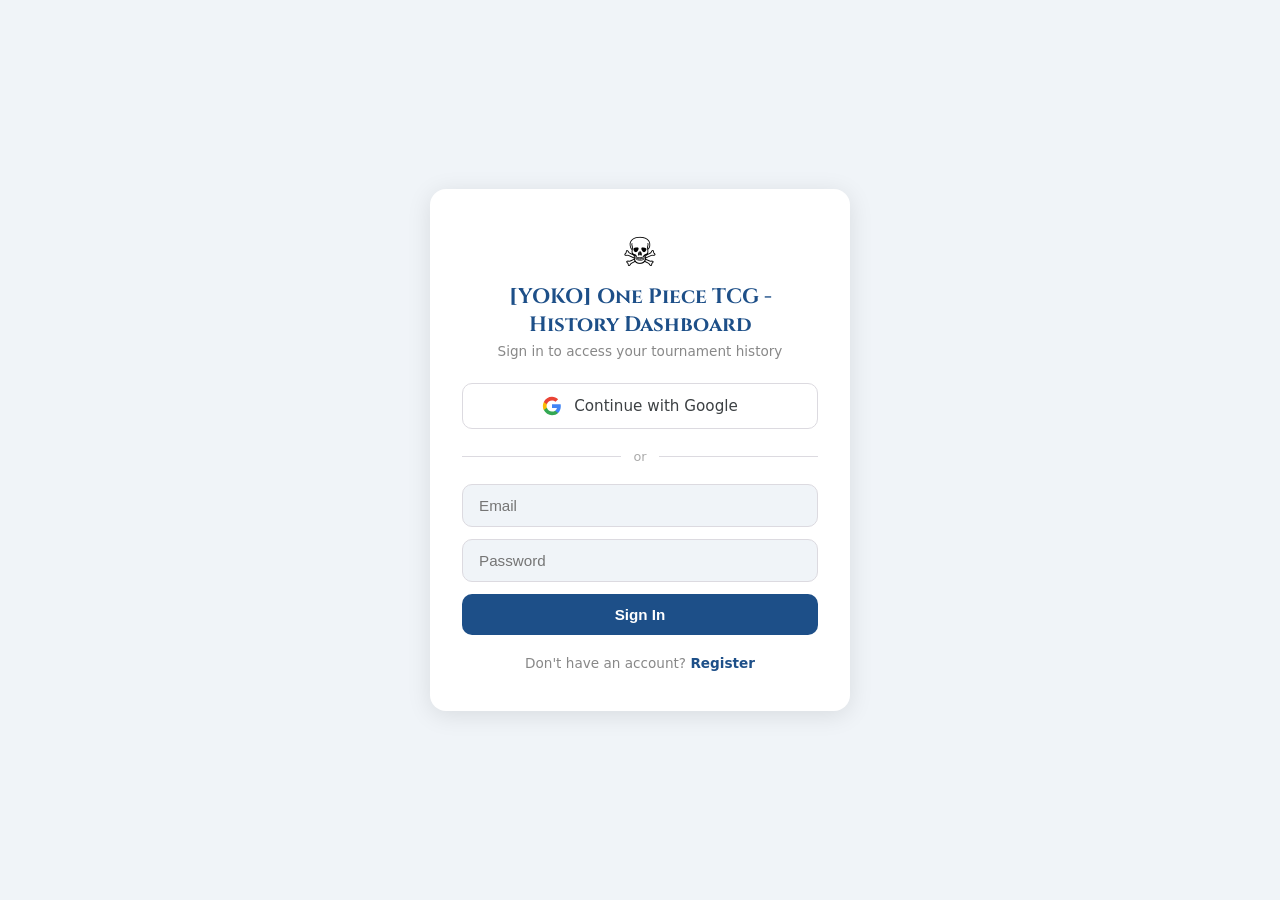
<file: admin.html>
<!DOCTYPE html>
<html lang="pt-BR">
<head>
    <meta charset="UTF-8">
    <meta name="viewport" content="width=device-width, initial-scale=1.0">
    <title>Admin — [YOKO] One Piece TCG</title>
    <link rel="preconnect" href="https://fonts.googleapis.com">
    <link rel="preconnect" href="https://fonts.gstatic.com" crossorigin>
    <link href="https://fonts.googleapis.com/css2?family=Cinzel:wght@600;700&display=swap" rel="stylesheet">
    <link rel="stylesheet" href="css/variables.css">
    <link rel="stylesheet" href="css/auth.css">
    <script src="js/utils.js"></script>
    <script src="js/auth.js"></script>
    <script>
        let currentAdmin, _adminAllUsers = [], _adminTournaments = [], _adminCircuits = [], _adminTeams = [];
        let _adminBootstrapPromise = null;
        const adminFetch = (path, options = {}) =>
            fetch(`${AUTH_BASE}${path}`, { ...options, credentials: 'include', cache: 'no-store' });
        const adminDomReady = document.readyState === 'loading'
            ? new Promise(resolve => document.addEventListener('DOMContentLoaded', resolve, { once: true }))
            : Promise.resolve();
        function getActiveAdminTab() {
            return document.querySelector('.adm-tab-btn.active')?.id?.replace('adm-btn-', '') || 'pendentes';
        }
        async function bootstrapAdmin() {
            if (_adminBootstrapPromise) return _adminBootstrapPromise;
            _adminBootstrapPromise = (async () => {
                await adminDomReady;
                currentAdmin = await requireAuth({ requireAdmin: true });
                if (!currentAdmin) return;
                const adminName = document.getElementById('adminName');
                if (adminName) adminName.textContent = currentAdmin.displayName || currentAdmin.email;
                adminTab(getActiveAdminTab());
            })();
            return _adminBootstrapPromise;
        }
        window.addEventListener('pageshow', event => {
            if (!event.persisted) return;
            _adminBootstrapPromise = null;
            bootstrapAdmin();
        });
        bootstrapAdmin();
    </script>
    <style>
        .adm-tab-nav { display:flex; flex-wrap:wrap; gap:0; border-bottom:2px solid var(--border,#eee); margin-bottom:1.5rem; }
        .adm-tab-btn { padding:.55rem 1.1rem; border:none; background:none; font-family:'Cinzel',serif; font-size:.75rem; letter-spacing:.06em; color:var(--text-muted,#888); cursor:pointer; border-bottom:3px solid transparent; margin-bottom:-2px; transition:color .2s,border-color .2s; white-space:nowrap; }
        .adm-tab-btn.active { color:var(--primary,#048A81); border-bottom-color:var(--primary,#048A81); font-weight:700; }
        .adm-tab-btn:hover:not(.active) { color:var(--text,#1a1a2e); }
        .adm-section { display:none; }
        .adm-section.active { display:block; }
        .user-row2 { display:flex; align-items:center; gap:.65rem; padding:.6rem .75rem; border-bottom:1px solid var(--border,#eee); flex-wrap:wrap; }
        .user-row2:last-child { border-bottom:none; }
        .user-row2 .u-avatar { width:36px; height:36px; border-radius:50%; object-fit:cover; background:var(--primary,#048A81); display:flex; align-items:center; justify-content:center; color:#fff; font-size:.8rem; font-weight:700; flex-shrink:0; overflow:hidden; }
        .user-row2 .u-avatar img { width:100%; height:100%; object-fit:cover; }
        .user-row2 .u-info { flex:1; min-width:0; }
        .user-row2 .u-name { font-weight:700; font-size:.85rem; white-space:nowrap; overflow:hidden; text-overflow:ellipsis; }
        .user-row2 .u-email { font-size:.75rem; color:var(--text-muted,#888); }
        .user-row2 .u-badges { display:flex; gap:.3rem; flex-wrap:wrap; align-items:center; }
        .user-row2 .u-actions { display:flex; gap:.3rem; flex-wrap:wrap; }
        .adm-table { width:100%; border-collapse:collapse; font-size:.83rem; }
        .adm-table th { text-align:left; padding:.45rem .6rem; font-size:.72rem; text-transform:uppercase; letter-spacing:.06em; color:var(--text-muted,#888); border-bottom:2px solid var(--border,#eee); }
        .adm-table td { padding:.5rem .6rem; border-bottom:1px solid var(--border,#eee); vertical-align:middle; }
        .adm-table tr:last-child td { border-bottom:none; }
        .adm-input { width:100%; padding:.4rem .65rem; border-radius:7px; border:1px solid var(--border,#dee2e6); background:var(--bg,#f0f4f8); color:var(--text,#1a1a2e); font-size:.85rem; box-sizing:border-box; }
        .adm-label { font-size:.72rem; font-weight:600; text-transform:uppercase; letter-spacing:.06em; color:var(--text-muted,#888); display:block; margin-bottom:.3rem; }
        .adm-modal-overlay { display:none; position:fixed; inset:0; background:rgba(0,0,0,.45); z-index:1000; align-items:center; justify-content:center; padding:1rem; }
        .adm-modal-overlay.open { display:flex; }
        .adm-modal-box { background:var(--card,#fff); border-radius:14px; padding:1.5rem; max-width:440px; width:100%; max-height:85vh; overflow-y:auto; box-shadow:0 12px 50px rgba(0,0,0,.3); position:relative; border-top:3px solid var(--primary,#048A81); }
        .adm-modal-close { position:absolute; top:.75rem; right:1rem; background:none; border:none; font-size:1.2rem; cursor:pointer; color:var(--text-muted,#888); }
        .adm-status { font-size:.82rem; }
        .badge2 { display:inline-block; font-size:.7rem; font-weight:700; border-radius:20px; padding:.1rem .45rem; }
        .badge-approved  { color:#00b478; background:rgba(0,180,120,.1); }
        .badge-suspended { color:var(--loss,#dc3545); background:rgba(220,53,69,.1); }
        .badge-pending   { color:#b87e00; background:rgba(240,173,78,.12); }
        .badge-rejected  { color:#888; background:#eee; }
        .badge-admin-r   { color:var(--gold,#c9a84c); background:rgba(201,168,76,.12); }
        .badge-user-r    { color:#888; background:#eee; }
        .badge-closed    { color:#888; background:#eee; font-size:.7rem; font-weight:700; border-radius:20px; padding:.1rem .45rem; }
    </style>
</head>
<body class="admin-body">
<div class="admin-container">

    <div class="admin-header">
        <h1>&#9881; Admin Panel</h1>
        <a href="/analyzer.html" style="font-size:.85rem;color:var(--primary,#048A81);font-weight:600;text-decoration:none;">&#9875; Dashboard →</a>
        <div style="display:flex;align-items:center;gap:1rem;">
            <span style="font-size:.85rem;color:var(--text-muted,#888)">Signed in as <strong id="adminName">…</strong></span>
            <button class="btn-logout" onclick="logout()">Sign Out</button>
        </div>
    </div>

    <!-- Tab navigation -->
    <div class="adm-tab-nav">
        <button class="adm-tab-btn active" id="adm-btn-pendentes"   onclick="adminTab('pendentes')">⏳ Pendentes <span id="pendingBadge"></span></button>
        <button class="adm-tab-btn"        id="adm-btn-usuarios"    onclick="adminTab('usuarios')">&#128101; Usuários</button>
        <button class="adm-tab-btn"        id="adm-btn-teams"       onclick="adminTab('teams')">&#9879; Times</button>
        <button class="adm-tab-btn"        id="adm-btn-torneios"    onclick="adminTab('torneios')">&#127941; Torneios</button>
        <button class="adm-tab-btn"        id="adm-btn-circuitos"   onclick="adminTab('circuitos')">&#9878; Circuitos</button>
        <button class="adm-tab-btn"        id="adm-btn-conteudo"    onclick="adminTab('conteudo')">&#128193; Conteúdo</button>
        <button class="adm-tab-btn"        id="adm-btn-comunicacao" onclick="adminTab('comunicacao')">&#128226; Comunicação</button>
        <button class="adm-tab-btn"        id="adm-btn-auditoria"   onclick="adminTab('auditoria')">&#128203; Auditoria</button>
    </div>

    <!-- ── Pendentes ── -->
    <div id="adm-pendentes" class="adm-section admin-card">
        <h2>⏳ Aprovações Pendentes</h2>
        <div id="pendingList"><div class="empty-state">Carregando…</div></div>
    </div>

    <!-- ── Usuários ── -->
    <div id="adm-usuarios" class="adm-section">
        <div class="admin-card" style="margin-bottom:1rem;border-left:3px solid var(--primary,#048A81);">
            <h2 style="margin:0 0 .5rem;">&#128273; Gestão de Permissões</h2>
            <p style="font-size:.82rem;color:var(--text-muted,#888);margin:0 0 .75rem;">
                Conceda privilégios de admin a qualquer usuário já cadastrado, informando o email — sem precisar localizá-lo na lista abaixo.
            </p>
            <div style="display:flex;gap:.5rem;">
                <input type="email" id="promoteEmailInput" placeholder="email@exemplo.com"
                    class="adm-input" style="flex:1;" onkeydown="if(event.key==='Enter')promoteByEmail()">
                <button class="btn-approve" onclick="promoteByEmail()">&#11014; Tornar Admin</button>
            </div>
            <div id="promoteEmailStatus" style="font-size:.8rem;margin-top:.5rem;"></div>
        </div>
        <div class="admin-card" style="margin-bottom:1rem;">
            <div style="display:flex;justify-content:space-between;align-items:center;margin-bottom:.75rem;">
                <h2 style="margin:0;">&#128101; Usuários</h2>
                <input type="text" id="userSearchInput" placeholder="&#128269; Buscar..." oninput="filterUsers()" class="adm-input" style="max-width:200px;">
            </div>
            <div id="allUsersList"><div class="empty-state">Carregando…</div></div>
        </div>
        <div class="admin-card">
            <h2>&#128279; Associar Player → Usuário</h2>
            <p style="font-size:.82rem;color:var(--text-muted,#888);margin-bottom:.75rem;">Vincule um usuário registrado ao seu nome Bandai.</p>
            <div style="display:grid;grid-template-columns:1fr 1fr auto;gap:.75rem;align-items:end;">
                <div><label class="adm-label">Usuário</label><select id="assocUser" class="adm-input"><option value="">— carregando —</option></select></div>
                <div><label class="adm-label">Nome Bandai</label><select id="assocPlayer" class="adm-input"><option value="">— salve o mapa primeiro —</option></select></div>
                <button class="btn-approve" onclick="saveAssociation()" style="white-space:nowrap;">&#128279; Associar</button>
            </div>
            <div id="assocStatus" class="adm-status" style="margin-top:.5rem;text-align:right;"></div>
        </div>
        <div class="admin-card" style="margin-top:1rem;">
            <h2>&#128196; Mapa Bandai</h2>
            <p style="font-size:.82rem;color:var(--text-muted,#888);margin-bottom:.75rem;">Cole o conteúdo do <code>bandai_username_map.txt</code>.</p>
            <textarea id="bandaiMapText" rows="8" class="adm-input" style="font-family:monospace;font-size:.78rem;resize:vertical;" placeholder="Name:BandaiID:eyJ0eXAiOi..."></textarea>
            <div style="display:flex;align-items:center;gap:1rem;margin-top:.6rem;justify-content:flex-end;">
                <span id="mapSaveStatus" class="adm-status"></span>
                <button class="btn-approve" onclick="saveMap()">&#128190; Salvar Mapa</button>
            </div>
        </div>
    </div>

    <!-- ── Times ── -->
    <div id="adm-teams" class="adm-section">
        <div class="admin-card" style="margin-bottom:1rem;border-left:3px solid var(--primary,#048A81);">
            <div style="display:flex;justify-content:space-between;align-items:center;margin-bottom:.75rem;">
                <h2 style="margin:0;">&#9879; Gerenciar Times</h2>
                <button class="btn-approve" onclick="openTeamModal()">&#43; Novo Time</button>
            </div>
            <p style="font-size:.82rem;color:var(--text-muted,#888);margin:0 0 .75rem;">
                Crie, edite e exclua times. Atribua usuários a um time pela tela de Usuários (botão de editar). Ao excluir, usuários atribuídos bloqueiam a exclusão.
            </p>
        </div>
        <div class="admin-card">
            <div id="teamsList"><div class="empty-state">Carregando…</div></div>
        </div>
    </div>

    <!-- ── Torneios ── -->
    <div id="adm-torneios" class="adm-section admin-card">
        <h2>&#127941; Torneios</h2>
        <div id="adminTournamentsList"><div class="empty-state">Carregando…</div></div>
    </div>

    <!-- ── Circuitos ── -->
    <div id="adm-circuitos" class="adm-section admin-card">
        <h2>&#9878; Circuitos</h2>
        <div id="adminCircuitsList"><div class="empty-state">Carregando…</div></div>
    </div>

    <!-- ── Conteúdo ── -->
    <div id="adm-conteudo" class="adm-section">
        <div class="admin-card" style="margin-bottom:1rem;">
            <h2>&#127918; Decks Públicos</h2>
            <div id="adminDecksList"><div class="empty-state">Carregando…</div></div>
        </div>
        <div class="admin-card">
            <h2>&#128100; Perfis de Usuários</h2>
            <div id="adminProfilesList"><div class="empty-state">Carregando…</div></div>
        </div>
    </div>

    <!-- ── Comunicação ── -->
    <div id="adm-comunicacao" class="adm-section">
        <div class="admin-card" style="margin-bottom:1rem;">
            <h2>&#128226; Aviso Global</h2>
            <p style="font-size:.82rem;color:var(--text-muted,#888);margin-bottom:.75rem;">Exibido para todos os usuários no topo do Dashboard.</p>
            <div id="currentBannerPreview" style="margin-bottom:.75rem;"></div>
            <div style="display:grid;gap:.65rem;">
                <div><label class="adm-label">Mensagem</label><textarea id="bannerMessage" rows="2" class="adm-input" style="resize:vertical;" placeholder="Ex: Torneio amanhã às 14h!"></textarea></div>
                <div><label class="adm-label">Tipo</label>
                    <select id="bannerType" class="adm-input" style="max-width:160px;">
                        <option value="info">ℹ Info</option>
                        <option value="warning">⚠ Aviso</option>
                        <option value="success">✓ Sucesso</option>
                    </select>
                </div>
                <div style="display:flex;gap:.5rem;">
                    <button class="btn-approve" onclick="publishBanner()">&#128226; Publicar</button>
                    <button class="btn-reject"  onclick="clearBanner()">&#128465; Limpar</button>
                </div>
                <span id="bannerStatus" class="adm-status"></span>
            </div>
        </div>
        <div class="admin-card">
            <h2>&#9993; Mensagem Direta</h2>
            <p style="font-size:.82rem;color:var(--text-muted,#888);margin-bottom:.75rem;">Envie uma mensagem que aparecerá na inbox do usuário.</p>
            <div style="display:grid;gap:.65rem;">
                <div><label class="adm-label">Destinatário</label><select id="msgTargetUser" class="adm-input"><option value="">— selecione —</option></select></div>
                <div><label class="adm-label">Mensagem</label><textarea id="msgText" rows="3" class="adm-input" style="resize:vertical;" placeholder="Digite sua mensagem…"></textarea></div>
                <div style="display:flex;gap:.5rem;align-items:center;">
                    <button class="btn-approve" onclick="sendDirectMessage()">&#9993; Enviar</button>
                    <span id="msgStatus" class="adm-status"></span>
                </div>
            </div>
        </div>
    </div>

    <!-- ── Auditoria ── -->
    <div id="adm-auditoria" class="adm-section admin-card">
        <div style="display:flex;justify-content:space-between;align-items:center;margin-bottom:.75rem;">
            <h2 style="margin:0;">&#128203; Log de Auditoria</h2>
            <select id="auditFilter" class="adm-input" style="max-width:180px;" onchange="renderAuditLog()">
                <option value="">Todas as ações</option>
                <option value="approve">Aprovar</option>
                <option value="reject">Rejeitar</option>
                <option value="suspend">Suspender</option>
                <option value="unsuspend">Reativar</option>
                <option value="set_role">Trocar role</option>
                <option value="edit_user">Editar usuário</option>
                <option value="delete_user">Excluir usuário</option>
                <option value="create_tournament">Criar torneio</option>
                <option value="delete_tournament">Excluir torneio</option>
                <option value="clone_tournament">Clonar torneio</option>
                <option value="create_circuit">Criar circuito</option>
                <option value="delete_circuit">Excluir circuito</option>
                <option value="close_circuit">Encerrar circuito</option>
            </select>
        </div>
        <div id="auditLogBody"><div class="empty-state">Carregando…</div></div>
    </div>

</div>

<!-- ── Edit User Modal ── -->
<div id="editUserModal" class="adm-modal-overlay" onclick="if(event.target===this)closeEditUserModal()">
    <div class="adm-modal-box">
        <button type="button" class="adm-modal-close" onclick="closeEditUserModal()">&#10005;</button>
        <div style="font-size:1rem;font-weight:700;color:var(--primary,#048A81);margin-bottom:1rem;">&#9998; Editar Usuário</div>
        <input type="hidden" id="editUserId">
        <div style="display:grid;gap:.7rem;">
            <div><label class="adm-label">Nome</label><input type="text" id="editUserName" class="adm-input"></div>
            <div><label class="adm-label">Email</label><input type="email" id="editUserEmail" class="adm-input"></div>
            <div><label class="adm-label">Time</label><select id="editUserTeam" class="adm-input"><option value="">— Sem time —</option></select></div>
        </div>
        <div style="display:flex;gap:.5rem;margin-top:1.1rem;justify-content:flex-end;">
            <button type="button" class="btn-reject" onclick="closeEditUserModal()">Cancelar</button>
            <button type="button" class="btn-approve" onclick="submitEditUser()">&#10003; Salvar</button>
        </div>
    </div>
</div>

<!-- ── Team Modal ── -->
<div id="teamModal" class="adm-modal-overlay" onclick="if(event.target===this)closeTeamModal()">
    <div class="adm-modal-box">
        <button type="button" class="adm-modal-close" onclick="closeTeamModal()">&#10005;</button>
        <div style="font-size:1rem;font-weight:700;color:var(--primary,#048A81);margin-bottom:1rem;">&#9879; Time</div>
        <input type="hidden" id="teamId">
        <div style="display:grid;gap:.7rem;">
            <div><label class="adm-label">Nome</label><input type="text" id="teamName" class="adm-input" placeholder="Ex.: Sun Pirates"></div>
            <div><label class="adm-label">Cor</label><input type="color" id="teamColor" class="adm-input" style="height:38px;padding:.2rem;"></div>
            <div><label class="adm-label">Ícone (emoji)</label><input type="text" id="teamIcon" class="adm-input" placeholder="🏴‍☠️" maxlength="4"></div>
        </div>
        <div style="display:flex;gap:.5rem;margin-top:1.1rem;justify-content:flex-end;">
            <button class="btn-reject" onclick="closeTeamModal()">Cancelar</button>
            <button class="btn-approve" onclick="saveTeam()">&#10003; Salvar</button>
        </div>
    </div>
</div>

<!-- ── Manual Points Modal ── -->
<div id="manualPtsModal" class="adm-modal-overlay" onclick="if(event.target===this)closeManualPtsModal()">
    <div class="adm-modal-box">
        <button class="adm-modal-close" onclick="closeManualPtsModal()">&#10005;</button>
        <div style="font-size:1rem;font-weight:700;color:var(--primary,#048A81);margin-bottom:1rem;">&#43; Pontos Manuais</div>
        <input type="hidden" id="manualPtsCircuitId">
        <div style="display:grid;gap:.7rem;">
            <div><label class="adm-label">Participante</label><select id="manualPtsPlayer" class="adm-input"><option value="">— selecione —</option></select></div>
            <div><label class="adm-label">Pontos</label><input type="number" id="manualPtsValue" class="adm-input" step="0.1" value="0"></div>
            <div><label class="adm-label">Motivo</label><input type="text" id="manualPtsReason" class="adm-input" placeholder="Ex: bônus de presença"></div>
        </div>
        <div style="display:flex;gap:.5rem;margin-top:1.1rem;justify-content:flex-end;">
            <button class="btn-reject" onclick="closeManualPtsModal()">Cancelar</button>
            <button class="btn-approve" onclick="submitManualPoints()">&#10003; Adicionar</button>
        </div>
    </div>
</div>

<script>
// ── Helpers ────────────────────────────────────────────────────────────────────
function esc(s) { return String(s||'').replace(/&/g,'&amp;').replace(/</g,'&lt;').replace(/>/g,'&gt;').replace(/"/g,'&quot;'); }
function avatarEl(user) {
    if (user.avatarUrl) return `<div class="u-avatar"><img src="${esc(user.avatarUrl)}" alt="" onerror="this.parentElement.textContent='${(user.displayName||user.email||'?').slice(0,2).toUpperCase()}'"></div>`;
    return `<div class="u-avatar">${(user.displayName||user.email||'?').slice(0,2).toUpperCase()}</div>`;
}
function statusBadge(s) {
    const map = { approved:'badge-approved', suspended:'badge-suspended', pending:'badge-pending', rejected:'badge-rejected' };
    const label = { approved:'aprovado', suspended:'suspenso', pending:'pendente', rejected:'rejeitado' };
    return `<span class="badge2 ${map[s]||''}">${label[s]||s}</span>`;
}
function roleBadge(r) { return r === 'admin' ? `<span class="badge2 badge-admin-r">admin</span>` : `<span class="badge2 badge-user-r">user</span>`; }
function methodBadge(m) { const map={google:'badge-google',email:'badge-email',both:'badge-both'}; return `<span class="badge ${map[m]||'badge-email'}">${m}</span>`; }
function setStatus(elId, msg, ok) { const el=document.getElementById(elId); el.textContent=msg; el.style.color=ok?'var(--win,#28a745)':'var(--loss,#dc3545)'; if(ok)setTimeout(()=>{el.textContent='';},3000); }

// ── Tab management ─────────────────────────────────────────────────────────────
const ADM_TABS = ['pendentes','usuarios','teams','torneios','circuitos','conteudo','comunicacao','auditoria'];
function adminTab(name) {
    ADM_TABS.forEach(t => {
        document.getElementById(`adm-${t}`).classList.toggle('active', t === name);
        document.getElementById(`adm-btn-${t}`).classList.toggle('active', t === name);
    });
    const loaders = {
        pendentes:   () => loadUsers(),
        usuarios:    () => { loadUsers(); loadMap(); loadTeams(); },
        teams:       () => loadTeams(),
        torneios:    () => loadAdminTournaments(),
        circuitos:   () => loadAdminCircuits(),
        conteudo:    () => { loadAdminDecks(); loadAdminProfiles(); },
        comunicacao: () => { loadBanner(); loadMsgUsers(); },
        auditoria:   () => loadAuditLog(),
    };
    loaders[name]?.();
}

// ── Users ─────────────────────────────────────────────────────────────────────
async function loadUsers() {
    try {
        const res = await adminFetch(`/admin/users`, { credentials: 'include' });
        if (!res.ok) throw new Error();
        const { pending, all } = await res.json();
        _adminAllUsers = all;
        renderPending(pending);
        renderAll(all);
        populateAssocUsers(all);
        populateMsgUsers(all);
        const badge = document.getElementById('pendingBadge');
        if (badge) badge.textContent = pending.length ? `(${pending.length})` : '';
    } catch {
        document.getElementById('pendingList').innerHTML = '<div class="empty-state">Erro ao carregar.</div>';
    }
}

function filterUsers() {
    const q = document.getElementById('userSearchInput')?.value?.toLowerCase() || '';
    const filtered = _adminAllUsers.filter(u =>
        !q || (u.displayName||'').toLowerCase().includes(q) || (u.email||'').toLowerCase().includes(q)
    );
    renderAll(filtered);
}

function renderPending(users) {
    const el = document.getElementById('pendingList');
    if (!users.length) { el.innerHTML = '<div class="empty-state">Nenhuma aprovação pendente.</div>'; return; }
    el.innerHTML = users.map(u => `
        <div class="user-row2" id="row-${u.id}">
            ${avatarEl(u)}
            <div class="u-info"><div class="u-name">${esc(u.displayName||'—')}</div><div class="u-email">${esc(u.email)}</div></div>
            <div class="u-badges">${methodBadge(u.method)}<span style="font-size:.75rem;color:var(--text-muted,#aaa)">${new Date(u.createdAt).toLocaleDateString('pt-BR')}</span></div>
            <div class="u-actions">
                <button class="btn-approve" onclick="approve('${u.id}')">&#10003; Aprovar</button>
                <button class="btn-reject"  onclick="reject('${u.id}')">&#10007; Rejeitar</button>
            </div>
        </div>`).join('');
}

function renderAll(users) {
    const el = document.getElementById('allUsersList');
    if (!users.length) { el.innerHTML = '<div class="empty-state">Nenhum usuário.</div>'; return; }
    el.innerHTML = users.map(u => `
        <div class="user-row2">
            ${avatarEl(u)}
            <div class="u-info">
                <div class="u-name">${esc(u.displayName||'—')}</div>
                <div class="u-email">${esc(u.email)}${u.profile?.bandaiName ? ` · <em>${esc(u.profile.bandaiName)}</em>` : ''}</div>
            </div>
            <div class="u-badges">${statusBadge(u.status)}${roleBadge(u.role)}</div>
            <div class="u-actions">
                ${u.status === 'suspended'
                    ? `<button class="btn-approve" onclick="unsuspend('${u.id}')">&#9654; Reativar</button>`
                    : u.status === 'approved' ? `<button class="btn-reject" style="background:rgba(240,173,78,.1);border-color:#f0ad4e;color:#b87e00;" onclick="suspend('${u.id}')">&#9646; Suspender</button>` : ''}
                <button class="btn-approve" style="background:transparent;border-color:var(--primary,#048A81);color:var(--primary,#048A81);" onclick="toggleRole('${u.id}','${u.role}')">${u.role === 'admin' ? '&#8595; User' : '&#8593; Admin'}</button>
                <button class="btn-approve" style="background:transparent;border-color:var(--border,#eee);color:var(--text,#1a1a2e);" onclick="openEditUserModal('${u.id}','${esc(u.displayName||'')}','${esc(u.email)}','${u.teamId||''}')">&#9998;</button>
                <button class="btn-reject"  onclick="deleteUser('${u.id}','${esc(u.displayName||u.email)}')">&#128465;</button>
            </div>
        </div>`).join('');
}

async function approve(id) {
    const btn = document.querySelector(`#row-${id} .btn-approve`);
    if (btn) { btn.disabled=true; btn.textContent='…'; }
    const res = await adminFetch(`/admin/approve/${id}`, { method:'POST', credentials:'include' });
    if (res.ok) loadUsers();
    else { alert('Erro.'); if(btn){btn.disabled=false;btn.textContent='✓ Aprovar';} }
}
async function reject(id) {
    if (!confirm('Rejeitar este usuário?')) return;
    const res = await adminFetch(`/admin/reject/${id}`, { method:'POST', credentials:'include' });
    if (res.ok) loadUsers();
}
async function suspend(id) {
    if (!confirm('Suspender este usuário? Ele não conseguirá mais logar.')) return;
    const res = await adminFetch(`/admin/suspend/${id}`, { method:'POST', credentials:'include' });
    if (res.ok) loadUsers(); else alert('Erro.');
}
async function unsuspend(id) {
    const res = await adminFetch(`/admin/unsuspend/${id}`, { method:'POST', credentials:'include' });
    if (res.ok) loadUsers(); else alert('Erro.');
}
async function toggleRole(id, currentRole) {
    const newRole = currentRole === 'admin' ? 'user' : 'admin';
    if (!confirm(`Trocar role para "${newRole}"?`)) return;
    const res = await adminFetch(`/admin/set-role/${id}`, {
        method:'POST', credentials:'include',
        headers:{'Content-Type':'application/json'}, body:JSON.stringify({ role: newRole }),
    });
    if (res.ok) loadUsers(); else alert('Erro.');
}
async function promoteByEmail() {
    const input  = document.getElementById('promoteEmailInput');
    const status = document.getElementById('promoteEmailStatus');
    const email  = input.value.trim();
    if (!email) return;
    status.style.color = 'var(--text-muted,#888)';
    status.textContent = 'Promovendo…';
    try {
        const res = await adminFetch(`/admin/promote-by-email`, {
            method: 'POST', credentials: 'include',
            headers: { 'Content-Type': 'application/json' },
            body: JSON.stringify({ email }),
        });
        const data = await res.json().catch(() => ({}));
        if (res.ok) {
            status.style.color = 'var(--win,#28a745)';
            status.textContent = `✓ ${data.email} agora é admin.`;
            input.value = '';
            loadUsers();
        } else {
            status.style.color = 'var(--loss,#dc3545)';
            status.textContent = data.error || 'Erro ao promover usuário.';
        }
    } catch {
        status.style.color = 'var(--loss,#dc3545)';
        status.textContent = 'Erro de rede.';
    }
}
async function deleteUser(id, name) {
    if (!confirm(`Excluir permanentemente "${name}"? Esta ação não pode ser desfeita.`)) return;
    const res = await adminFetch(`/admin/users/${id}`, { method:'DELETE', credentials:'include' });
    if (res.ok) loadUsers(); else alert('Erro ao excluir.');
}
async function openEditUserModal(id, name, email, teamId) {
    document.getElementById('editUserId').value  = id;
    document.getElementById('editUserName').value = name;
    document.getElementById('editUserEmail').value = email;
    const teamSel = document.getElementById('editUserTeam');
    // Preenche o <select> a partir de _adminTeams. Se o time atual do usuário não
    // estiver na lista (ainda carregando ou falha), mantém uma opção para ele, assim
    // salvar o usuário nunca remove o time sem querer.
    const fillTeams = () => {
        const teams = _adminTeams || [];
        let html = '<option value="">— Sem time —</option>' + teams.map(t =>
            `<option value="${esc(t.id)}">${esc(t.icon||'')} ${esc(t.name)}</option>`
        ).join('');
        if (teamId && !teams.some(t => t.id === teamId)) {
            html += `<option value="${esc(teamId)}">(time atual)</option>`;
        }
        teamSel.innerHTML = html;
        teamSel.value = teamId || '';
    };
    fillTeams();
    document.getElementById('editUserModal').classList.add('open');
    // A lista de times só era carregada ao abrir a aba "Times". Carrega aqui se ainda
    // não veio, e atualiza o <select> quando chegar.
    if (!_adminTeams.length) {
        teamSel.disabled = true;
        await loadTeams();
        // só repreenche se o modal ainda é do mesmo usuário
        if (document.getElementById('editUserId').value === id) fillTeams();
        teamSel.disabled = false;
    }
}
function closeEditUserModal() {
    document.getElementById('editUserModal').classList.remove('open');
}

// ── Teams management ─────────────────────────────────────────────────────────
let _editingTeamId = null;

async function loadTeams() {
    try {
        const res = await adminFetch(`/teams`, { credentials:'include' });
        if (!res.ok) return;
        _adminTeams = await res.json();
        renderTeams();
    } catch (e) { console.warn('[Admin] Falha ao carregar /teams:', e); }
}

function renderTeams() {
    const el = document.getElementById('teamsList');
    if (!el) return;
    if (!_adminTeams.length) { el.innerHTML = '<div class="empty-state">Nenhum time criado ainda.</div>'; return; }
    el.innerHTML = _adminTeams.map(t => `
        <div class="user-row2">
            <div style="display:flex;align-items:center;gap:.6rem;flex:1;">
                <span style="width:30px;height:30px;border-radius:8px;display:inline-flex;align-items:center;justify-content:center;background:${t.color||'#3b82f6'};color:#fff;font-size:1rem;flex:none;">${t.icon||'🏴‍☠️'}</span>
                <div>
                    <div class="u-name">${esc(t.name)}</div>
                    <div class="u-email">Criado ${new Date(t.createdAt).toLocaleDateString()}</div>
                </div>
            </div>
            <div class="u-actions">
                <button class="btn-approve" style="background:transparent;border-color:var(--border,#eee);color:var(--text,#1a1a2e);" onclick="openTeamModal('${t.id}')">&#9998;</button>
                <button class="btn-reject" onclick="deleteTeam('${t.id}','${esc(t.name)}')">&#128465;</button>
            </div>
        </div>`).join('');
}

function openTeamModal(id) {
    const t = id ? _adminTeams.find(x => x.id === id) : null;
    _editingTeamId = id || null;
    document.getElementById('teamId').value        = t?.id || '';
    document.getElementById('teamName').value       = t?.name || '';
    document.getElementById('teamColor').value      = t?.color || '#3b82f6';
    document.getElementById('teamIcon').value       = t?.icon || '';
    document.getElementById('teamModal').classList.add('open');
}
function closeTeamModal() { document.getElementById('teamModal').classList.remove('open'); }

async function saveTeam() {
    const id    = document.getElementById('teamId').value;
    const name  = document.getElementById('teamName').value.trim();
    const color = document.getElementById('teamColor').value;
    const icon  = document.getElementById('teamIcon').value.trim();
    if (!name) { alert('Nome do time é obrigatório.'); return; }
    const body = JSON.stringify({ name, color: color || null, icon: icon || null });
    const url  = id ? `${AUTH_BASE}/teams/${id}` : `${AUTH_BASE}/teams`;
    const res  = await fetch(url, {
        method: id ? 'PUT' : 'POST', credentials:'include',
        headers:{'Content-Type':'application/json'}, body,
    });
    if (res.ok) { closeTeamModal(); loadTeams(); } else {
        const e = await res.json().catch(()=>null);
        alert(e?.error || 'Erro ao salvar time.');
    }
}

async function deleteTeam(id, name) {
    if (!confirm(`Excluir o time "${name}"?`)) return;
    const res = await adminFetch(`/teams/${id}`, { method:'DELETE', credentials:'include' });
    if (res.ok) { loadTeams(); return; }
    if (res.status === 409) {
        const e = await res.json().catch(()=>null);
        const names = (e?.assignedUsers||[]).map(u=>u.displayName).join(', ');
        alert(`Não é possível excluir: ${e?.count||0} usuário(s) ainda estão neste time.${names ? '\n\nUsuários: '+names : ''}\n\nReatribua-os primeiro pela tela Usuários.`);
    } else {
        alert('Erro ao excluir time.');
    }
}
async function submitEditUser() {
    const id    = document.getElementById('editUserId').value;
    const name  = document.getElementById('editUserName').value.trim();
    const email = document.getElementById('editUserEmail').value.trim();
    if (!name || !email) { alert('Nome e email obrigatórios.'); return; }
    const res = await adminFetch(`/admin/users/${id}`, {
        method:'PUT', credentials:'include',
        headers:{'Content-Type':'application/json'}, body:JSON.stringify({ displayName:name, email, teamId: document.getElementById('editUserTeam').value || null }),
    });
    if (res.ok) { closeEditUserModal(); loadUsers(); loadTeams(); } else alert('Erro ao salvar.');
}

// ── Bandai map & association ───────────────────────────────────────────────────
async function loadMap() {
    try {
        const res = await adminFetch(`/bandai-map`, { credentials:'include' });
        if (!res.ok) return;
        const { map } = await res.json();
        if (map) { document.getElementById('bandaiMapText').value = map; populateAssocPlayers(map); }
    } catch {}
}
function populateAssocUsers(users) {
    const sel = document.getElementById('assocUser');
    sel.innerHTML = '<option value="">— selecione —</option>';
    for (const u of users) {
        const opt = document.createElement('option');
        opt.value = u.id;
        opt.textContent = `${u.displayName||u.email}${u.profile?.bandaiName?' · '+u.profile.bandaiName:''}`;
        sel.appendChild(opt);
    }
}
function populateAssocPlayers(mapText) {
    const sel = document.getElementById('assocPlayer');
    sel.innerHTML = '<option value="">— selecione —</option>';
    for (const line of mapText.split('\n')) {
        const name = line.trim().split(':')[0].trim();
        if (!name) continue;
        const opt = document.createElement('option');
        opt.value = name; opt.textContent = name;
        sel.appendChild(opt);
    }
}
async function saveMap() {
    const map = document.getElementById('bandaiMapText').value.trim();
    if (!map) { setStatus('mapSaveStatus','Mapa vazio.',false); return; }
    const res = await adminFetch(`/bandai-map`, {
        method:'PUT', credentials:'include', headers:{'Content-Type':'application/json'}, body:JSON.stringify({map}),
    });
    if (res.ok) { setStatus('mapSaveStatus','✓ Salvo!',true); populateAssocPlayers(map); }
    else setStatus('mapSaveStatus','Erro ao salvar.',false);
}
async function saveAssociation() {
    const userId=document.getElementById('assocUser').value, bandaiName=document.getElementById('assocPlayer').value;
    if (!userId||!bandaiName) { setStatus('assocStatus','Selecione usuário e player.',false); return; }
    setStatus('assocStatus','Salvando…',true);
    const res = await adminFetch(`/admin/associate`, {
        method:'POST', credentials:'include', headers:{'Content-Type':'application/json'}, body:JSON.stringify({userId,bandaiName}),
    });
    if (res.ok) { setStatus('assocStatus','✓ Associado!',true); loadUsers(); }
    else setStatus('assocStatus','Erro.',false);
}

// ── Tournaments ────────────────────────────────────────────────────────────────
async function loadAdminTournaments() {
    const el = document.getElementById('adminTournamentsList');
    el.innerHTML = '<div class="empty-state">Carregando…</div>';
    try {
        const [tRes, cRes] = await Promise.all([
            adminFetch(`/tournaments`, { credentials:'include' }),
            adminFetch(`/circuits`,    { credentials:'include' }),
        ]);
        _adminTournaments = tRes.ok ? await tRes.json() : [];
        _adminCircuits    = cRes.ok ? await cRes.json() : [];
        if (!_adminTournaments.length) { el.innerHTML = '<div class="empty-state">Nenhum torneio.</div>'; return; }
        const circuitMap = {};
        for (const c of _adminCircuits) circuitMap[c.id] = c.name;
        const stColor = {pending:'var(--muted)',in_progress:'var(--accent)',completed:'var(--win)'};
        const stLabel = {pending:'Pendente',in_progress:'Em Andamento',completed:'Concluído'};
        el.innerHTML = `<table class="adm-table">
            <thead><tr><th>Nome</th><th>Data</th><th>Formato</th><th>Status</th><th>Circuito</th><th>Ações</th></tr></thead>
            <tbody>${_adminTournaments.map(t => `<tr>
                <td style="font-weight:600;">${esc(t.name)}</td>
                <td style="font-size:.8rem;">${t.date||'—'}</td>
                <td style="font-size:.78rem;color:var(--muted);">${t.format||'—'}</td>
                <td><span style="font-size:.78rem;font-weight:700;color:${stColor[t.status]||'var(--muted)'};">${stLabel[t.status]||t.status}</span></td>
                <td style="font-size:.78rem;color:var(--accent);">${t.circuitId ? esc(circuitMap[t.circuitId]||t.circuitId) : '—'}</td>
                <td>
                    <div style="display:flex;gap:.3rem;flex-wrap:wrap;">
                        <button class="btn-approve" style="font-size:.75rem;padding:.25rem .55rem;" onclick="adminCloneTrn('${t.id}','${esc(t.name)}')">&#128203; Clonar</button>
                        <button class="btn-approve" style="font-size:.75rem;padding:.25rem .55rem;background:transparent;border-color:var(--border);color:var(--text);" onclick="adminExportTrn('${t.id}','${esc(t.name)}')">&#8675; JSON</button>
                        ${(t.rounds||[]).length ? `<button class="btn-approve" style="font-size:.75rem;padding:.25rem .55rem;background:transparent;border-color:var(--gold,#c9a84c);color:var(--gold,#c9a84c);" onclick="adminReopenRound('${t.id}')">&#8635; Reabrir</button>` : ''}
                    </div>
                </td>
            </tr>`).join('')}</tbody>
        </table>`;
    } catch { el.innerHTML = '<div class="empty-state">Erro.</div>'; }
}

async function adminCloneTrn(id, name) {
    const newName = prompt('Nome do novo torneio:', `${name} (cópia)`);
    if (!newName) return;
    const date = prompt('Data (AAAA-MM-DD):', new Date().toISOString().slice(0,10));
    if (!date) return;
    const res = await adminFetch(`/tournaments/${id}/clone`, {
        method:'POST', credentials:'include', headers:{'Content-Type':'application/json'},
        body:JSON.stringify({ name:newName, date }),
    });
    if (res.ok) { alert('Torneio clonado com sucesso!'); loadAdminTournaments(); }
    else { const e=await res.json().catch(()=>{}); alert(e?.error||'Erro.'); }
}
async function adminExportTrn(id, name) {
    const res = await adminFetch(`/tournaments/${id}/export`, { credentials:'include' });
    if (!res.ok) { alert('Erro.'); return; }
    const data = await res.json();
    const blob = new Blob([JSON.stringify(data,null,2)], {type:'application/json'});
    const url  = URL.createObjectURL(blob);
    const a    = document.createElement('a');
    a.href=url; a.download=`${name.replace(/[^a-z0-9]/gi,'_')}.json`; a.click(); URL.revokeObjectURL(url);
}
async function adminReopenRound(id) {
    if (!confirm('Reabrir a última rodada deste torneio?')) return;
    const res = await adminFetch(`/tournaments/${id}/reopen-round`, { method:'POST', credentials:'include' });
    if (res.ok) { alert('Rodada reaberta.'); loadAdminTournaments(); }
    else alert('Erro.');
}

// ── Circuits ───────────────────────────────────────────────────────────────────
async function loadAdminCircuits() {
    const el = document.getElementById('adminCircuitsList');
    el.innerHTML = '<div class="empty-state">Carregando…</div>';
    try {
        const res = await adminFetch(`/circuits`, { credentials:'include' });
        _adminCircuits = res.ok ? await res.json() : [];
        if (!_adminCircuits.length) { el.innerHTML = '<div class="empty-state">Nenhum circuito.</div>'; return; }
        el.innerHTML = `<table class="adm-table">
            <thead><tr><th>Nome</th><th>Temporada</th><th>Período</th><th>Status</th><th>Ações</th></tr></thead>
            <tbody>${_adminCircuits.map(c => `<tr>
                <td style="font-weight:600;">${esc(c.name)}</td>
                <td style="font-size:.8rem;">${esc(c.season||'—')}</td>
                <td style="font-size:.78rem;color:var(--muted);">${c.startDate||'?'} → ${c.endDate||'?'}</td>
                <td>${c.status==='closed' ? '<span class="badge-closed">Encerrado</span>' : '<span class="badge2 badge-approved">Ativo</span>'}</td>
                <td>
                    <div style="display:flex;gap:.3rem;flex-wrap:wrap;">
                        <button class="btn-approve" style="font-size:.75rem;padding:.25rem .55rem;" onclick="openManualPtsModal('${c.id}')">&#43; Pontos</button>
                        ${c.status !== 'closed' ? `<button class="btn-approve" style="font-size:.75rem;padding:.25rem .55rem;background:rgba(240,173,78,.1);border-color:#f0ad4e;color:#b87e00;" onclick="closeCircuit('${c.id}','${esc(c.name)}')">&#9632; Encerrar</button>` : ''}
                    </div>
                </td>
            </tr>`).join('')}</tbody>
        </table>`;
    } catch { el.innerHTML = '<div class="empty-state">Erro.</div>'; }
}

function openManualPtsModal(circuitId) {
    const c = _adminCircuits.find(x => x.id === circuitId);
    document.getElementById('manualPtsCircuitId').value = circuitId;
    document.getElementById('manualPtsValue').value = '0';
    document.getElementById('manualPtsReason').value = '';
    const sel = document.getElementById('manualPtsPlayer');
    sel.innerHTML = '<option value="">— selecione —</option>';
    for (const p of (c?.participants||[])) {
        const opt = document.createElement('option');
        opt.value = p.id; opt.textContent = p.name; sel.appendChild(opt);
    }
    document.getElementById('manualPtsModal').classList.add('open');
}
function closeManualPtsModal() { document.getElementById('manualPtsModal').classList.remove('open'); }
async function submitManualPoints() {
    const circuitId = document.getElementById('manualPtsCircuitId').value;
    const sel = document.getElementById('manualPtsPlayer');
    const participantId   = sel.value;
    const participantName = sel.options[sel.selectedIndex]?.text || participantId;
    const points  = parseFloat(document.getElementById('manualPtsValue').value) || 0;
    const reason  = document.getElementById('manualPtsReason').value.trim();
    if (!participantId) { alert('Selecione um participante.'); return; }
    const res = await adminFetch(`/circuits/${circuitId}/manual-points`, {
        method:'POST', credentials:'include', headers:{'Content-Type':'application/json'},
        body:JSON.stringify({ participantId, participantName, points, reason }),
    });
    if (res.ok) { closeManualPtsModal(); alert(`${points} pt adicionado para ${participantName}.`); }
    else alert('Erro.');
}
async function closeCircuit(id, name) {
    if (!confirm(`Encerrar o circuito "${name}"? Isso marcará o campeão e não pode ser desfeito.`)) return;
    const res = await adminFetch(`/circuits/${id}/close`, { method:'POST', credentials:'include' });
    if (res.ok) { alert('Circuito encerrado!'); loadAdminCircuits(); }
    else alert('Erro.');
}

// ── Conteúdo: Decks & Perfis ──────────────────────────────────────────────────
async function loadAdminDecks() {
    const el = document.getElementById('adminDecksList');
    el.innerHTML = '<div class="empty-state">Carregando…</div>';
    try {
        const res = await adminFetch(`/admin/decks`, { credentials:'include' });
        if (!res.ok) throw new Error();
        const data = await res.json();
        if (!data.length) { el.innerHTML = '<div class="empty-state">Nenhum deck público.</div>'; return; }
        let html = '';
        for (const entry of data) {
            const uObj = _adminAllUsers.find(u => u.id === entry.userId);
            html += `<div style="margin-bottom:.75rem;"><div style="font-size:.8rem;font-weight:700;color:var(--muted);margin-bottom:.3rem;">${esc(uObj?.displayName||entry.userId)}</div>`;
            for (const d of entry.decks) {
                html += `<div class="user-row2">
                    <div class="u-info"><div class="u-name">${esc(d.name||'Sem nome')}</div><div class="u-email">${esc(d.leader?.name||'')} · ${(d.cards||[]).length} cartas</div></div>
                    <div class="u-actions"><button class="btn-reject" onclick="adminDeleteDeck('${entry.userId}','${d.id}','${esc(d.name||'')}')">&#128465; Remover</button></div>
                </div>`;
            }
            html += '</div>';
        }
        el.innerHTML = html;
    } catch { el.innerHTML = '<div class="empty-state">Erro.</div>'; }
}
async function adminDeleteDeck(userId, deckId, name) {
    if (!confirm(`Remover o deck "${name}"?`)) return;
    const res = await adminFetch(`/admin/decks/${userId}/${deckId}`, { method:'DELETE', credentials:'include' });
    if (res.ok) loadAdminDecks(); else alert('Erro.');
}

async function loadAdminProfiles() {
    const el = document.getElementById('adminProfilesList');
    if (!_adminAllUsers.length) await loadUsers();
    const withContent = _adminAllUsers.filter(u => u.profile?.bio || u.avatarUrl);
    if (!withContent.length) { el.innerHTML = '<div class="empty-state">Nenhum perfil com bio ou avatar.</div>'; return; }
    el.innerHTML = withContent.map(u => `
        <div class="user-row2">
            ${avatarEl(u)}
            <div class="u-info">
                <div class="u-name">${esc(u.displayName||u.email)}</div>
                ${u.profile?.bio ? `<div class="u-email" style="font-style:italic;">"${esc(u.profile.bio.slice(0,80))}"</div>` : ''}
            </div>
            <div class="u-actions">
                ${u.profile?.bio ? `<button class="btn-reject" style="font-size:.75rem;" onclick="clearProfileBio('${u.id}')">Limpar bio</button>` : ''}
                ${u.avatarUrl    ? `<button class="btn-reject" style="font-size:.75rem;" onclick="clearProfileAvatar('${u.id}')">Remover avatar</button>` : ''}
            </div>
        </div>`).join('');
}
async function clearProfileBio(id) {
    if (!confirm('Limpar a bio deste usuário?')) return;
    const res = await adminFetch(`/admin/profile/${id}`, {
        method:'PUT', credentials:'include', headers:{'Content-Type':'application/json'}, body:JSON.stringify({bio:''}),
    });
    if (res.ok) loadAdminProfiles(); else alert('Erro.');
}
async function clearProfileAvatar(id) {
    if (!confirm('Remover o avatar personalizado deste usuário?')) return;
    const res = await adminFetch(`/admin/profile/${id}`, {
        method:'PUT', credentials:'include', headers:{'Content-Type':'application/json'}, body:JSON.stringify({avatarCustom:null}),
    });
    if (res.ok) loadAdminProfiles(); else alert('Erro.');
}

// ── Comunicação ────────────────────────────────────────────────────────────────
async function loadBanner() {
    try {
        const res = await adminFetch(`/banner`);
        const b   = res.ok ? await res.json() : null;
        const prev = document.getElementById('currentBannerPreview');
        if (b?.message) {
            prev.innerHTML = `<div style="padding:.5rem .75rem;border-radius:7px;font-size:.83rem;font-weight:600;background:rgba(4,138,129,.1);color:var(--primary,#048A81);border:1px solid rgba(4,138,129,.3);">
                Banner atual (${b.type||'info'}): "${esc(b.message)}"<br><span style="font-size:.72rem;color:var(--muted);">por ${esc(b.createdBy)} em ${new Date(b.createdAt).toLocaleString('pt-BR')}</span>
            </div>`;
            document.getElementById('bannerMessage').value = b.message;
            document.getElementById('bannerType').value    = b.type||'info';
        } else {
            prev.innerHTML = '<span style="font-size:.8rem;color:var(--muted);">Nenhum banner ativo.</span>';
        }
    } catch {}
}
async function publishBanner() {
    const message = document.getElementById('bannerMessage').value.trim();
    const type    = document.getElementById('bannerType').value;
    if (!message) { setStatus('bannerStatus','Digite uma mensagem.',false); return; }
    const res = await adminFetch(`/admin/banner`, {
        method:'PUT', credentials:'include', headers:{'Content-Type':'application/json'}, body:JSON.stringify({message,type}),
    });
    if (res.ok) { setStatus('bannerStatus','✓ Banner publicado!',true); loadBanner(); }
    else setStatus('bannerStatus','Erro.',false);
}
async function clearBanner() {
    if (!confirm('Remover o aviso global?')) return;
    const res = await adminFetch(`/admin/banner`, {
        method:'PUT', credentials:'include', headers:{'Content-Type':'application/json'}, body:JSON.stringify({message:null}),
    });
    if (res.ok) { setStatus('bannerStatus','✓ Banner removido.',true); loadBanner(); document.getElementById('bannerMessage').value=''; }
    else setStatus('bannerStatus','Erro.',false);
}
function loadMsgUsers() {
    populateMsgUsers(_adminAllUsers.length ? _adminAllUsers : []);
}
function populateMsgUsers(users) {
    const sel = document.getElementById('msgTargetUser');
    sel.innerHTML = '<option value="">— selecione —</option>';
    for (const u of users.filter(u => u.status==='approved')) {
        const opt = document.createElement('option');
        opt.value = u.id; opt.textContent = u.displayName||u.email; sel.appendChild(opt);
    }
}
async function sendDirectMessage() {
    const targetId = document.getElementById('msgTargetUser').value;
    const message  = document.getElementById('msgText').value.trim();
    if (!targetId) { setStatus('msgStatus','Selecione um destinatário.',false); return; }
    if (!message)  { setStatus('msgStatus','Digite uma mensagem.',false); return; }
    const res = await adminFetch(`/admin/message/${targetId}`, {
        method:'POST', credentials:'include', headers:{'Content-Type':'application/json'}, body:JSON.stringify({message}),
    });
    if (res.ok) { setStatus('msgStatus','✓ Mensagem enviada!',true); document.getElementById('msgText').value=''; }
    else setStatus('msgStatus','Erro.',false);
}

// ── Auditoria ──────────────────────────────────────────────────────────────────
let _auditLog = [];
async function loadAuditLog() {
    const el = document.getElementById('auditLogBody');
    el.innerHTML = '<div class="empty-state">Carregando…</div>';
    try {
        const res = await adminFetch(`/admin/audit-log`, { credentials:'include' });
        _auditLog = res.ok ? await res.json() : [];
        renderAuditLog();
    } catch { el.innerHTML = '<div class="empty-state">Erro.</div>'; }
}
function renderAuditLog() {
    const el     = document.getElementById('auditLogBody');
    const filter = document.getElementById('auditFilter')?.value || '';
    const entries = filter ? _auditLog.filter(e => e.action === filter) : _auditLog;
    if (!entries.length) { el.innerHTML = '<div class="empty-state">Nenhuma entrada.</div>'; return; }
    const actionLabel = {
        approve:'Aprovar', reject:'Rejeitar', suspend:'Suspender', unsuspend:'Reativar',
        set_role:'Trocar role', edit_user:'Editar usuário', delete_user:'Excluir usuário',
        edit_profile:'Editar perfil', create_tournament:'Criar torneio', delete_tournament:'Excluir torneio',
        clone_tournament:'Clonar torneio', reopen_round:'Reabrir rodada', create_circuit:'Criar circuito',
        delete_circuit:'Excluir circuito', close_circuit:'Encerrar circuito', delete_deck:'Excluir deck',
    };
    el.innerHTML = `<table class="adm-table">
        <thead><tr><th>Data/Hora</th><th>Admin</th><th>Ação</th><th>Alvo</th><th>Detalhe</th></tr></thead>
        <tbody>${entries.slice(0,200).map(e => `<tr>
            <td style="font-size:.75rem;color:var(--muted);white-space:nowrap;">${new Date(e.ts).toLocaleString('pt-BR')}</td>
            <td style="font-size:.8rem;font-weight:600;">${esc(e.actorName||e.actorId)}</td>
            <td style="font-size:.78rem;">${actionLabel[e.action]||e.action}</td>
            <td style="font-size:.78rem;">${esc(e.targetName||e.targetId)}</td>
            <td style="font-size:.75rem;color:var(--muted);">${esc(e.detail||'')}</td>
        </tr>`).join('')}</tbody>
    </table>`;
}
</script>
</body>
</html>
</file>
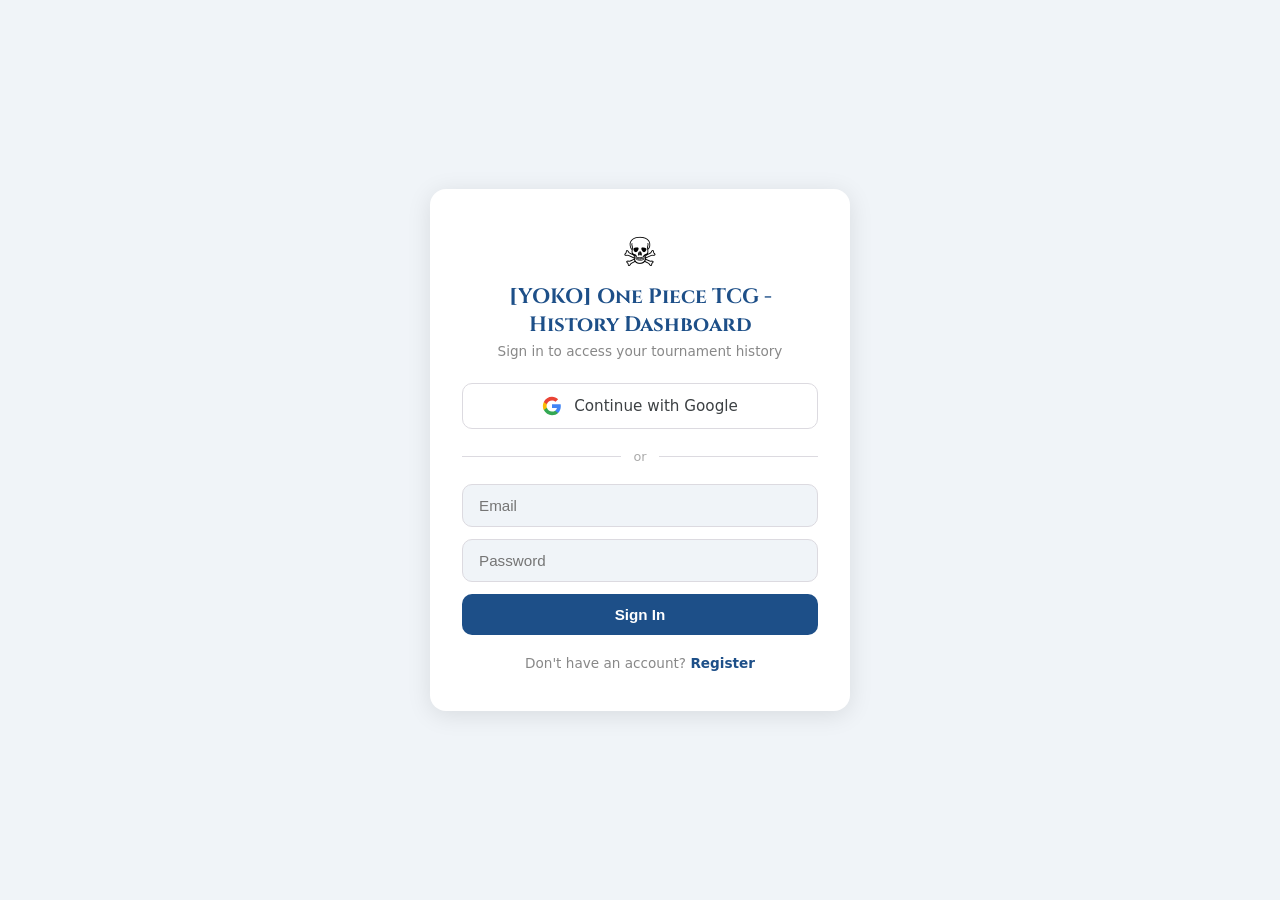
<file: login.html>
<!DOCTYPE html>
<html lang="en">
<head>
    <meta charset="UTF-8">
    <meta name="viewport" content="width=device-width, initial-scale=1.0">
    <title>Login — [YOKO] One Piece TCG - History Dashboard</title>
    <link rel="preconnect" href="https://fonts.googleapis.com">
    <link rel="preconnect" href="https://fonts.gstatic.com" crossorigin>
    <link href="https://fonts.googleapis.com/css2?family=Cinzel:wght@600;700&display=swap" rel="stylesheet">
    <link rel="stylesheet" href="css/variables.css">
    <link rel="stylesheet" href="css/auth.css">
</head>
<body>
<div class="auth-container">
    <div class="auth-card">
        <div class="auth-header">
            <span class="skull">&#9760;&#65039;</span>
            <h1>[YOKO] One Piece TCG - History Dashboard</h1>
            <p>Sign in to access your tournament history</p>
        </div>

        <!-- Google -->
        <a href="https://bandai-history.rdgosmartins.workers.dev/auth/google" class="btn-google">
            <svg viewBox="0 0 24 24" xmlns="http://www.w3.org/2000/svg">
                <path d="M22.56 12.25c0-.78-.07-1.53-.2-2.25H12v4.26h5.92c-.26 1.37-1.04 2.53-2.21 3.31v2.77h3.57c2.08-1.92 3.28-4.74 3.28-8.09z" fill="#4285F4"/>
                <path d="M12 23c2.97 0 5.46-.98 7.28-2.66l-3.57-2.77c-.98.66-2.23 1.06-3.71 1.06-2.86 0-5.29-1.93-6.16-4.53H2.18v2.84C3.99 20.53 7.7 23 12 23z" fill="#34A853"/>
                <path d="M5.84 14.09c-.22-.66-.35-1.36-.35-2.09s.13-1.43.35-2.09V7.07H2.18C1.43 8.55 1 10.22 1 12s.43 3.45 1.18 4.93l2.85-2.22.81-.62z" fill="#FBBC05"/>
                <path d="M12 5.38c1.62 0 3.06.56 4.21 1.64l3.15-3.15C17.45 2.09 14.97 1 12 1 7.7 1 3.99 3.47 2.18 7.07l3.66 2.84c.87-2.6 3.3-4.53 6.16-4.53z" fill="#EA4335"/>
            </svg>
            Continue with Google
        </a>

        <div class="auth-divider">or</div>

        <!-- Login form -->
        <form class="auth-form" id="loginForm">
            <input type="email" id="loginEmail" placeholder="Email" required autocomplete="email">
            <input type="password" id="loginPassword" placeholder="Password" required autocomplete="current-password">
            <button type="submit" class="btn-primary">Sign In</button>
        </form>

        <p class="auth-switch">
            Don't have an account? <a id="switchToRegister">Register</a>
        </p>

        <!-- Register form (hidden) -->
        <form class="auth-form" id="registerForm" style="display:none">
            <input type="text" id="regName" placeholder="Display Name" required>
            <input type="email" id="regEmail" placeholder="Email" required autocomplete="email">
            <input type="password" id="regPassword" placeholder="Password (min 8 characters)" required autocomplete="new-password">
            <button type="submit" class="btn-primary">Create Account</button>
        </form>

        <p class="auth-switch" id="switchToLoginWrap" style="display:none">
            Already have an account? <a id="switchToLogin">Sign In</a>
        </p>

        <div class="auth-message" id="authMessage"></div>
    </div>
</div>

<script>
const AUTH_BASE = 'https://bandai-history.rdgosmartins.workers.dev';

function showMessage(text, type = 'error') {
    const el = document.getElementById('authMessage');
    el.textContent = text;
    el.className = `auth-message ${type}`;
}

// Check for error params
const params = new URLSearchParams(location.search);
if (params.get('error') === 'rejected')
    showMessage('Your account access has been rejected. Contact the admin for details.', 'error');
else if (params.get('error') === 'google_denied')
    showMessage('Google sign-in was cancelled.', 'error');
else if (params.get('error'))
    showMessage('Google sign-in failed. Please try again.', 'error');

// Login
document.getElementById('loginForm').addEventListener('submit', async e => {
    e.preventDefault();
    const btn = e.target.querySelector('button');
    btn.textContent = 'Signing in…';
    btn.disabled = true;
    try {
        const res = await fetch(`${AUTH_BASE}/auth/login`, {
            method: 'POST',
            credentials: 'include',
            headers: { 'Content-Type': 'application/json' },
            body: JSON.stringify({
                email:    document.getElementById('loginEmail').value,
                password: document.getElementById('loginPassword').value,
            }),
        });
        const data = await res.json();
        if (res.ok) {
            window.location.href = data.role === 'admin' ? '/admin.html' : '/analyzer.html';
        } else {
            showMessage(data.error || 'Login failed.');
        }
    } catch {
        showMessage('Network error. Please try again.');
    }
    btn.textContent = 'Sign In';
    btn.disabled = false;
});

// Register
document.getElementById('registerForm').addEventListener('submit', async e => {
    e.preventDefault();
    const btn = e.target.querySelector('button');
    btn.textContent = 'Creating account…';
    btn.disabled = true;
    try {
        const res = await fetch(`${AUTH_BASE}/auth/register`, {
            method: 'POST',
            credentials: 'include',
            headers: { 'Content-Type': 'application/json' },
            body: JSON.stringify({
                email:       document.getElementById('regEmail').value,
                password:    document.getElementById('regPassword').value,
                displayName: document.getElementById('regName').value,
            }),
        });
        const data = await res.json();
        if (res.ok) {
            showMessage('Account created! Awaiting admin approval before you can sign in.', 'success');
            document.getElementById('registerForm').reset();
        } else {
            showMessage(data.error || 'Registration failed.');
        }
    } catch {
        showMessage('Network error. Please try again.');
    }
    btn.textContent = 'Create Account';
    btn.disabled = false;
});

// Toggle forms
document.getElementById('switchToRegister').addEventListener('click', e => {
    e.preventDefault();
    document.getElementById('loginForm').style.display = 'none';
    document.getElementById('switchToLoginWrap').style.display = '';
    document.getElementById('registerForm').style.display = '';
    document.querySelector('.auth-switch:not(#switchToLoginWrap)').style.display = 'none';
    document.getElementById('authMessage').className = 'auth-message';
});

document.getElementById('switchToLogin').addEventListener('click', e => {
    e.preventDefault();
    document.getElementById('registerForm').style.display = 'none';
    document.getElementById('switchToLoginWrap').style.display = 'none';
    document.getElementById('loginForm').style.display = '';
    document.querySelector('.auth-switch:not(#switchToLoginWrap)').style.display = '';
    document.getElementById('authMessage').className = 'auth-message';
});
</script>
</body>
</html>
</file>
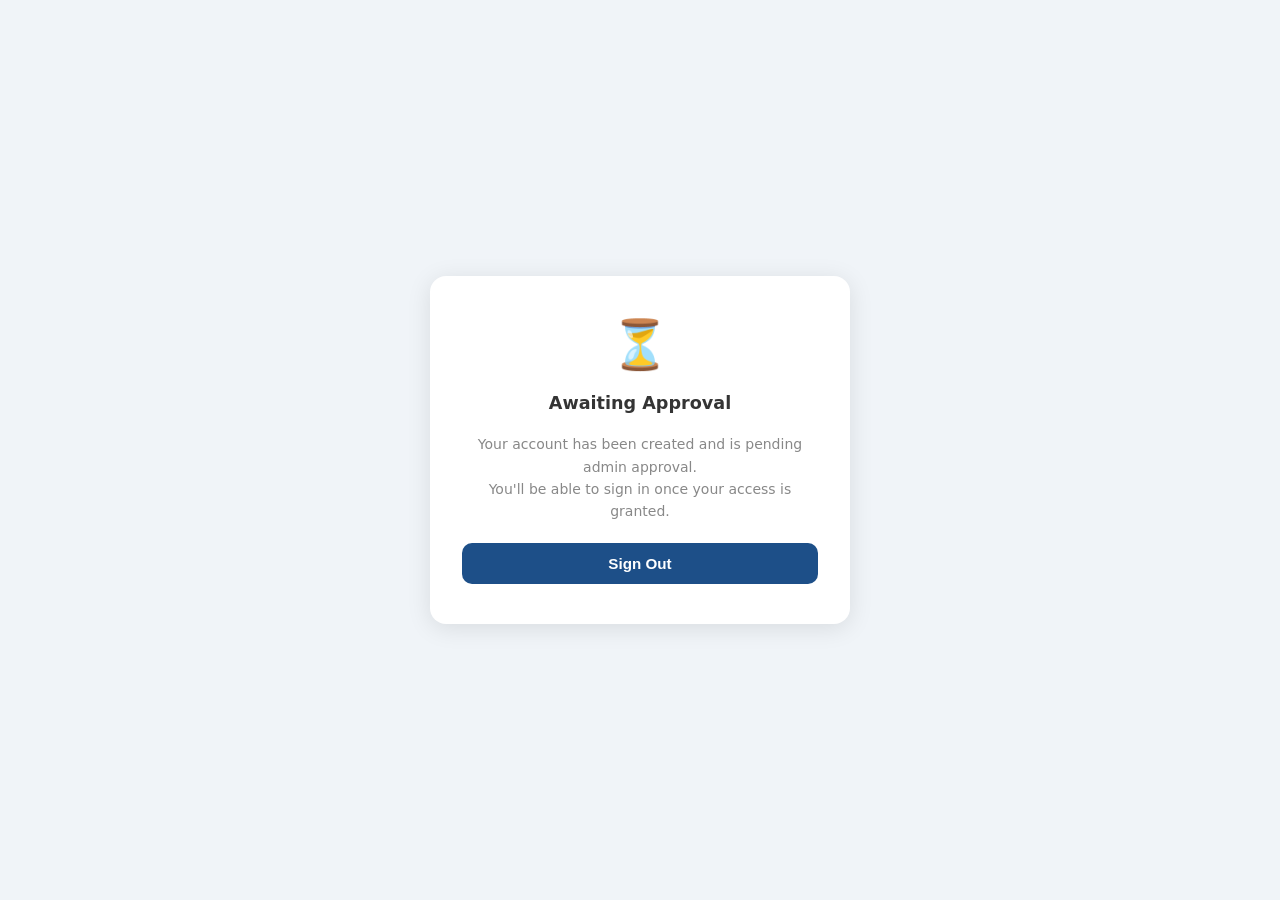
<file: pending.html>
<!DOCTYPE html>
<html lang="en">
<head>
    <meta charset="UTF-8">
    <meta name="viewport" content="width=device-width, initial-scale=1.0">
    <title>Awaiting Approval — [YOKO] One Piece TCG - History Dashboard</title>
    <link rel="preconnect" href="https://fonts.googleapis.com">
    <link rel="preconnect" href="https://fonts.gstatic.com" crossorigin>
    <link href="https://fonts.googleapis.com/css2?family=Cinzel:wght@600;700&display=swap" rel="stylesheet">
    <link rel="stylesheet" href="css/variables.css">
    <link rel="stylesheet" href="css/auth.css">
</head>
<body>
<div class="auth-container">
    <div class="auth-card">
        <div class="pending-icon">⏳</div>
        <p class="pending-title">Awaiting Approval</p>
        <p class="pending-desc">
            Your account has been created and is pending admin approval.<br>
            You'll be able to sign in once your access is granted.
        </p>
        <button class="btn-primary" onclick="logout()">Sign Out</button>
    </div>
</div>
<script src="js/utils.js"></script>
    <script src="js/auth.js"></script>
</body>
</html>
</file>
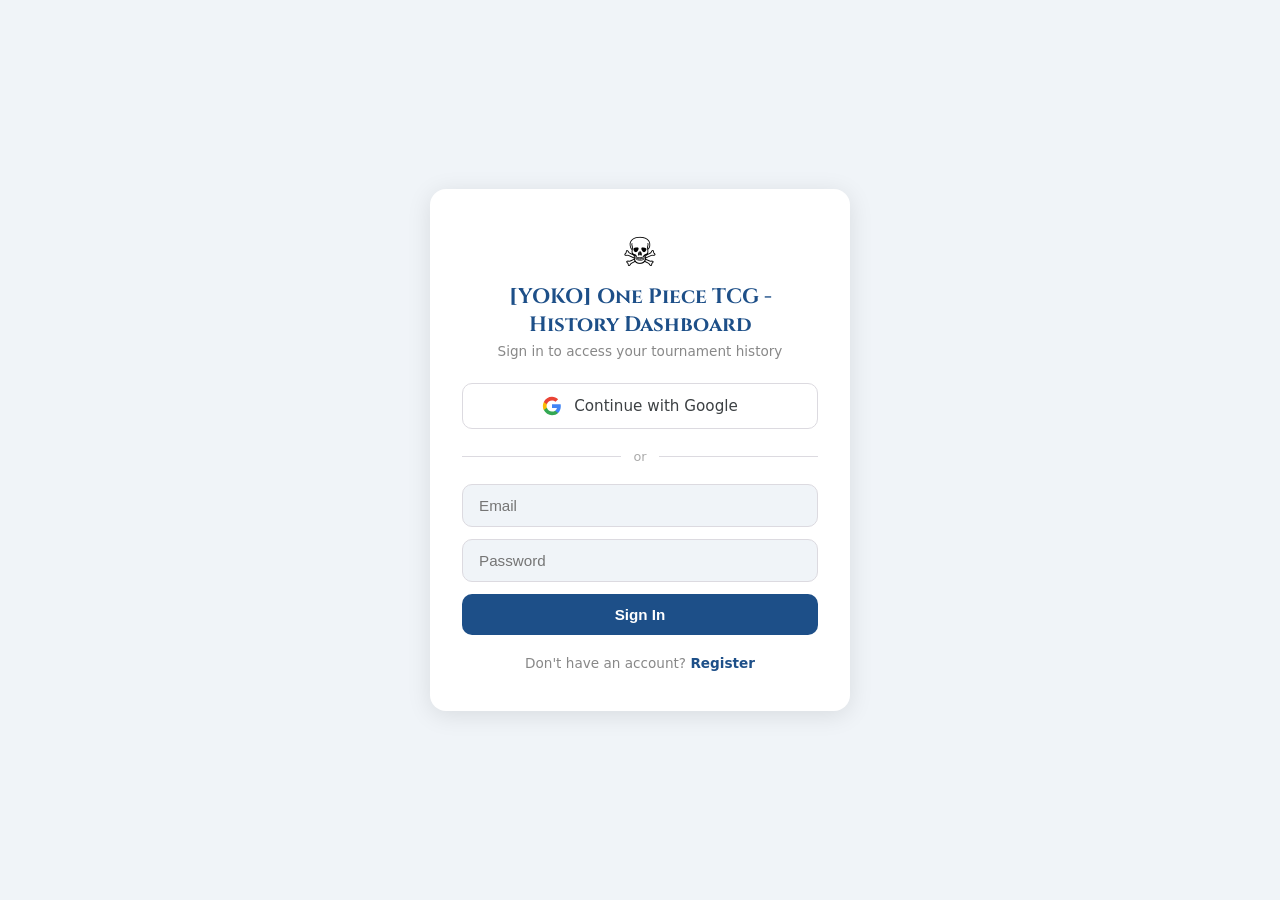
<file: profile.html>
<!DOCTYPE html>
<html lang="en">
<head>
    <meta charset="UTF-8">
    <meta name="viewport" content="width=device-width, initial-scale=1.0">
    <title>My Profile — [YOKO] One Piece TCG</title>
    <link rel="preconnect" href="https://fonts.googleapis.com">
    <link rel="preconnect" href="https://fonts.gstatic.com" crossorigin>
    <link href="https://fonts.googleapis.com/css2?family=Cinzel:wght@600;700&display=swap" rel="stylesheet">
    <link rel="stylesheet" href="css/variables.css">
    <script src="js/utils.js"></script>
    <script src="js/auth.js"></script>
    <style>
        *, *::before, *::after { box-sizing: border-box; margin: 0; padding: 0; }

        body {
            min-height: 100vh;
            background: var(--bg, #f0f4f8);
            color: var(--text, #1a1a2e);
            font-family: 'Segoe UI', system-ui, sans-serif;
            font-size: 14px;
        }

        /* ── Header ─────────────────────────────────────────── */
        .pg-header {
            display: flex; align-items: center; justify-content: space-between;
            padding: 0.75rem 2rem;
            background: var(--card, #fff);
            border-bottom: 1px solid var(--border, #dee2e6);
            box-shadow: 0 1px 6px rgba(0,0,0,.06);
            position: sticky; top: 0; z-index: 100;
        }
        .pg-header-left { display: flex; align-items: center; gap: 1rem; }
        .pg-header h1 {
            font-family: 'Cinzel', serif; font-size: 1rem;
            color: var(--gold, #c9a84c); white-space: nowrap;
        }
        .btn-back {
            display: flex; align-items: center; gap: .4rem;
            color: var(--accent, #048A81); text-decoration: none;
            font-weight: 600; font-size: .85rem; transition: opacity .15s;
        }
        .btn-back:hover { opacity: .7; }
        .btn-signout {
            background: none; border: 1px solid var(--border, #dee2e6);
            color: var(--muted, #6c757d); padding: .35rem .85rem; border-radius: 8px;
            cursor: pointer; font-size: .82rem; transition: all .15s;
        }
        .btn-signout:hover { border-color: var(--loss, #dc3545); color: var(--loss, #dc3545); }

        /* ── Layout ─────────────────────────────────────────── */
        .pg-main {
            display: grid;
            grid-template-columns: 260px 1fr;
            gap: 1.5rem;
            max-width: 980px;
            margin: 2rem auto;
            padding: 0 1.25rem 3rem;
            align-items: start;
        }
        @media (max-width: 720px) {
            .pg-main { grid-template-columns: 1fr; }
            .pg-header { padding: .75rem 1rem; }
        }

        /* ── Sidebar ─────────────────────────────────────────── */
        .sidebar { display: flex; flex-direction: column; gap: 1rem; }

        .avatar-card {
            background: var(--card, #fff);
            border-radius: 16px;
            padding: 1.75rem 1.25rem;
            text-align: center;
            box-shadow: 0 2px 12px rgba(0,0,0,.07);
            border: 1px solid var(--border, #dee2e6);
        }
        .avatar-ring {
            width: 80px; height: 80px; border-radius: 50%;
            background: linear-gradient(135deg, var(--accent,#048A81), var(--gold,#c9a84c));
            display: flex; align-items: center; justify-content: center;
            margin: 0 auto 1rem;
            font-family: 'Cinzel', serif;
            font-size: 1.6rem; font-weight: 700; color: #fff;
            box-shadow: 0 4px 14px rgba(4,138,129,.25);
            position: relative; overflow: hidden; cursor: pointer;
        }
        .avatar-ring img { width: 80px; height: 80px; border-radius: 50%; object-fit: cover; }
        .avatar-edit-overlay {
            position: absolute; inset: 0; border-radius: 50%;
            background: rgba(0,0,0,.45);
            display: flex; align-items: center; justify-content: center;
            opacity: 0; transition: opacity .2s;
            font-size: .7rem; color: #fff; font-family: 'Segoe UI', sans-serif; font-weight: 600;
            pointer-events: none; flex-direction: column; gap: 2px;
        }
        .avatar-ring:hover .avatar-edit-overlay { opacity: 1; }
        .avatar-edit-overlay svg { width: 18px; height: 18px; fill: #fff; }
        /* In view mode, don't show edit overlay */
        .view-mode .avatar-ring { cursor: default; }
        .view-mode .avatar-edit-overlay { display: none; }
        .view-mode .save-bar, .view-mode #profileSaveBar { display: none; }
        .view-mode .field input,
        .view-mode .field textarea,
        .view-mode .field select,
        .view-mode .social-field input { pointer-events: none; background: transparent; border-color: transparent; }
        .view-mode .section-card { border-style: dashed; }
        /* ── Badge cards (full profile) ─────────────────────────────── */
        .badge-grid { display:flex; flex-wrap:wrap; gap:.75rem; margin-top:.5rem; }
        .badge-card {
            display:flex; align-items:center; gap:.65rem;
            padding:.65rem .9rem; border-radius:12px; min-width:180px; flex:1;
        }
        .badge-card.rei       { background:#fff9e6; border:1.5px solid #ffc107; }
        .badge-card.yonkou    { background:#e8f4ff; border:1.5px solid #90c4f9; }
        .badge-card.shichi    { background:#eafbf0; border:1.5px solid #81cda1; }
        .badge-card.almirante { background:#fff0f2; border:1.5px solid #f4a0ab; }
        .badge-icon { font-size:1.6rem; line-height:1; flex-shrink:0; }
        .badge-info { display:flex; flex-direction:column; gap:.1rem; }
        .badge-label { font-weight:700; font-size:.82rem; line-height:1.2; }
        .badge-stat  { font-size:.72rem; color:var(--muted,#6c757d); }
        .avatar-name {
            font-family: 'Cinzel', serif; font-size: 1rem;
            font-weight: 700; margin-bottom: .25rem;
        }
        .avatar-email { font-size: .78rem; color: var(--muted, #6c757d); }

        .leader-card {
            background: var(--card, #fff);
            border-radius: 16px;
            padding: 1.25rem;
            text-align: center;
            box-shadow: 0 2px 12px rgba(0,0,0,.07);
            border: 1px solid var(--border, #dee2e6);
        }
        .leader-card-label {
            font-size: .7rem; text-transform: uppercase; letter-spacing: .08em;
            color: var(--muted, #6c757d); margin-bottom: .75rem;
        }
        .leader-img-wrap {
            position: relative; width: 120px; margin: 0 auto .75rem;
        }
        .leader-img-wrap img {
            width: 120px; border-radius: 8px;
            box-shadow: 0 4px 16px rgba(0,0,0,.18);
            display: block;
            transition: opacity .3s;
        }
        .leader-placeholder {
            width: 120px; height: 168px; border-radius: 8px;
            background: var(--bg, #f0f4f8);
            border: 2px dashed var(--border, #dee2e6);
            display: flex; align-items: center; justify-content: center;
            color: var(--muted, #6c757d); font-size: .75rem;
            text-align: center; line-height: 1.4;
            margin: 0 auto .75rem;
        }
        .leader-name-badge {
            font-size: .8rem; font-weight: 600;
            color: var(--text, #1a1a2e);
            line-height: 1.3;
        }
        .leader-id-badge {
            display: inline-block; margin-top: .3rem;
            font-size: .7rem; font-family: monospace;
            padding: .15rem .5rem; border-radius: 20px;
            background: var(--bg, #f0f4f8);
            color: var(--muted, #6c757d);
            border: 1px solid var(--border, #dee2e6);
        }
        .color-pills { display: flex; justify-content: center; gap: .3rem; margin-top: .5rem; flex-wrap: wrap; }
        .color-pill {
            font-size: .65rem; padding: .1rem .45rem; border-radius: 20px;
            font-weight: 600; letter-spacing: .03em;
        }
        .pill-red    { background: #fde8e8; color: #c0392b; }
        .pill-green  { background: #e8f8ee; color: #1e8449; }
        .pill-blue   { background: #e8f0fd; color: #1a5276; }
        .pill-purple { background: #f3e8fd; color: #6c3483; }
        .pill-black  { background: #e8e8e8; color: #222; }
        .pill-yellow { background: #fef9e7; color: #9a7d0a; }

        /* ── Sections ─────────────────────────────────────────── */
        .sections { display: flex; flex-direction: column; gap: 1.25rem; }

        .section-card {
            background: var(--card, #fff);
            border-radius: 16px;
            padding: 1.5rem;
            box-shadow: 0 2px 12px rgba(0,0,0,.07);
            border: 1px solid var(--border, #dee2e6);
        }
        .section-title {
            display: flex; align-items: center; gap: .6rem;
            font-family: 'Cinzel', serif; font-size: .9rem;
            color: var(--accent, #048A81);
            margin-bottom: 1.25rem;
            padding-bottom: .6rem;
            border-bottom: 1px solid var(--border, #dee2e6);
        }
        .section-icon { font-size: 1rem; }

        /* ── Form fields ─────────────────────────────────────── */
        .form-grid { display: grid; grid-template-columns: 1fr 1fr; gap: .85rem; }
        .form-grid.cols-3 { grid-template-columns: 1fr 1fr 1fr; }
        .form-full { grid-column: 1 / -1; }
        @media (max-width: 500px) { .form-grid, .form-grid.cols-3 { grid-template-columns: 1fr; } }

        .field { display: flex; flex-direction: column; gap: .3rem; }
        .field label {
            font-size: .72rem; font-weight: 600; text-transform: uppercase;
            letter-spacing: .06em; color: var(--muted, #6c757d);
        }
        .field-wrap { position: relative; }
        .field-icon {
            position: absolute; left: .7rem; top: 50%; transform: translateY(-50%);
            font-size: .95rem; pointer-events: none; opacity: .5;
            line-height: 1;
        }
        .field-wrap.has-icon input,
        .field-wrap.has-icon select { padding-left: 2.1rem; }

        .field input,
        .field textarea,
        .field select {
            width: 100%;
            background: var(--bg, #f0f4f8);
            border: 1px solid var(--border, #dee2e6);
            border-radius: 9px;
            color: var(--text, #1a1a2e);
            font-size: .875rem;
            padding: .55rem .8rem;
            transition: border-color .2s, box-shadow .2s;
            font-family: inherit;
            appearance: none;
        }
        .field input:focus,
        .field textarea:focus,
        .field select:focus {
            outline: none;
            border-color: var(--accent, #048A81);
            box-shadow: 0 0 0 3px rgba(4,138,129,.1);
        }
        .field textarea { resize: vertical; min-height: 90px; }
        .field select { cursor: pointer; }
        .field select option { background: var(--card, #fff); }
        .field select optgroup { font-style: normal; font-weight: 700; }

        /* ── Social fields ─────────────────────────────────────── */
        .social-grid { display: grid; grid-template-columns: 1fr 1fr; gap: .85rem; }
        @media (max-width: 500px) { .social-grid { grid-template-columns: 1fr; } }

        .social-field { display: flex; flex-direction: column; gap: .3rem; }
        .social-label { display: flex; align-items: center; gap: .4rem; font-size: .72rem; font-weight: 600; text-transform: uppercase; letter-spacing: .06em; color: var(--muted, #6c757d); }
        .social-icon { width: 16px; height: 16px; border-radius: 4px; display: flex; align-items: center; justify-content: center; flex-shrink: 0; }
        .si-instagram { background: linear-gradient(45deg,#f09433,#e6683c,#dc2743,#cc2366,#bc1888); }
        .si-twitter   { background: #000; }
        .si-discord   { background: #5865F2; }
        .si-whatsapp  { background: #25D366; }
        .si-youtube   { background: #FF0000; }
        .si-twitch    { background: #9146FF; }
        .social-icon svg { width: 10px; height: 10px; fill: #fff; }

        .social-field input {
            width: 100%; background: var(--bg, #f0f4f8);
            border: 1px solid var(--border, #dee2e6); border-radius: 9px;
            color: var(--text, #1a1a2e); font-size: .875rem;
            padding: .55rem .8rem; transition: border-color .2s, box-shadow .2s;
            font-family: inherit;
        }
        .social-field input:focus { outline: none; border-color: var(--accent, #048A81); box-shadow: 0 0 0 3px rgba(4,138,129,.1); }

        /* ── Save bar ─────────────────────────────────────────── */
        .save-bar {
            display: flex; align-items: center; gap: 1rem;
            justify-content: flex-end;
        }
        .btn-save {
            padding: .65rem 2rem; border: none; border-radius: 10px;
            background: var(--accent, #048A81); color: #fff;
            font-weight: 700; font-size: .95rem; cursor: pointer;
            transition: opacity .2s, transform .1s;
            box-shadow: 0 3px 10px rgba(4,138,129,.3);
        }
        .btn-save:hover { opacity: .88; transform: translateY(-1px); }
        .btn-save:active { transform: translateY(0); }
        .btn-save:disabled { opacity: .5; cursor: not-allowed; transform: none; }
        .save-status { font-size: .85rem; min-width: 140px; text-align: right; }
        .save-status.ok   { color: var(--win, #28a745); }
        .save-status.err  { color: var(--loss, #dc3545); }
        .save-status.wait { color: var(--muted, #6c757d); }

        /* Dark mode enhancements */
        [data-theme="dark"] .field input,
        [data-theme="dark"] .field textarea,
        [data-theme="dark"] .field select,
        [data-theme="dark"] .social-field input { background: #1a2535; border-color: #2a3a50; color: var(--text); }
        [data-theme="dark"] .leader-placeholder { background: #1a2535; border-color: #2a3a50; }
        [data-theme="dark"] .leader-id-badge { background: #1a2535; border-color: #2a3a50; }
        [data-theme="dark"] .pill-red    { background: #3d1515; color: #f1948a; }
        [data-theme="dark"] .pill-green  { background: #0d2e18; color: #82e0a0; }
        [data-theme="dark"] .pill-blue   { background: #0d1e35; color: #7fb3e8; }
        [data-theme="dark"] .pill-purple { background: #1e0d35; color: #c39bd3; }
        [data-theme="dark"] .pill-black  { background: #252525; color: #aaa; }
        [data-theme="dark"] .pill-yellow { background: #2e2800; color: #f5d060; }

        /* ── Profile tabs ──────────────────────────────────────── */
        .profile-tabs-wrap { display: none; }
        .profile-tabs {
            display: flex; gap: 0;
            background: var(--card,#fff); border-radius: 12px;
            border: 1px solid var(--border,#dee2e6);
            overflow: hidden; box-shadow: 0 2px 8px rgba(0,0,0,.05);
        }
        .profile-tab {
            flex: 1; padding: .65rem 1rem; background: none; border: none;
            font-weight: 600; font-size: .85rem; cursor: pointer; color: var(--muted,#6c757d);
            transition: background .15s, color .15s; letter-spacing: .02em;
        }
        .profile-tab:not(:last-child) { border-right: 1px solid var(--border,#dee2e6); }
        .profile-tab.active { background: var(--accent,#048A81); color: #fff; }
        .profile-tab:hover:not(.active) { background: var(--bg,#f0f4f8); }
        .tab-panel { display: none; }
        .tab-panel.active { display: flex; flex-direction: column; gap: 1.25rem; }

        /* ── Deck Builder ─────────────────────────────────────── */
        .db-layout {
            display: grid;
            grid-template-columns: 1fr 320px;
            gap: 1rem;
            align-items: start;
        }
        @media (max-width: 900px) { .db-layout { grid-template-columns: 1fr; } }

        /* Left column: stacks leader + card search vertically */
        .db-left-col { display: flex; flex-direction: column; gap: .75rem; }

        .db-leader-search-panel, .db-search-panel, .db-deck-panel {
            background: var(--card,#fff);
            border-radius: 14px;
            border: 1px solid var(--border,#dee2e6);
            box-shadow: 0 2px 10px rgba(0,0,0,.06);
            overflow: hidden;
        }
        /* Gold accent for leader panel */
        .db-leader-search-panel { border-color: #e8c96a; }

        .db-panel-header {
            padding: .65rem 1rem;
            border-bottom: 1px solid var(--border,#dee2e6);
            display: flex; align-items: center; gap: .5rem;
            font-family: 'Cinzel', serif; font-size: .78rem;
            color: var(--accent,#048A81);
        }
        .db-leader-search-panel .db-panel-header {
            color: #a07820; background: #fffbee;
            border-bottom-color: #f0d980;
        }

        /* Leader search bar — single row */
        .db-leader-bar {
            display: flex; gap: .4rem; padding: .6rem .75rem;
            border-bottom: 1px solid #f0d980;
            align-items: center;
        }
        .db-leader-bar input {
            flex: 1; min-width: 0;
            background: var(--bg,#f0f4f8); border: 1px solid var(--border,#dee2e6);
            border-radius: 8px; padding: .4rem .65rem;
            font-size: .8rem; color: var(--text,#1a1a2e); font-family: inherit;
        }
        .db-leader-bar input:focus { outline: none; border-color: #c9a84c; box-shadow: 0 0 0 3px rgba(201,168,76,.12); }
        .db-leader-bar button {
            background: #c9a84c; color: #fff; border: none;
            border-radius: 8px; padding: .4rem .75rem;
            font-size: .78rem; font-weight: 600; cursor: pointer; white-space: nowrap;
            transition: opacity .15s;
        }
        .db-leader-bar button:hover { opacity: .85; }

        /* Leader card grid — smaller cards, horizontal scroll on mobile */
        .db-leader-grid {
            display: grid; grid-template-columns: repeat(auto-fill, minmax(72px, 1fr));
            gap: .4rem; padding: .6rem .75rem;
            max-height: 220px; overflow-y: auto;
        }

        /* Card search filters */
        .db-filters {
            display: flex; flex-direction: column; gap: .45rem;
            padding: .6rem .75rem;
            border-bottom: 1px solid var(--border,#dee2e6);
        }
        .db-filter-row {
            display: flex; gap: .35rem; align-items: center; flex-wrap: wrap;
        }
        .db-filter-label {
            font-size: .65rem; font-weight: 700; text-transform: uppercase;
            letter-spacing: .06em; color: var(--muted,#6c757d);
            white-space: nowrap; min-width: 36px;
        }
        .db-filters input {
            flex: 1; min-width: 100px;
            background: var(--bg,#f0f4f8); border: 1px solid var(--border,#dee2e6);
            border-radius: 8px; padding: .38rem .65rem;
            font-size: .8rem; color: var(--text,#1a1a2e); font-family: inherit;
        }
        .db-filters input:focus { outline: none; border-color: var(--accent,#048A81); }
        .db-filter-pill {
            padding: .22rem .55rem; border-radius: 20px; font-size: .72rem; font-weight: 600;
            border: 1.5px solid var(--border,#dee2e6); background: var(--bg,#f0f4f8);
            color: var(--muted,#6c757d); cursor: pointer; transition: all .12s;
            white-space: nowrap; line-height: 1.3;
        }
        .db-filter-pill:hover { border-color: var(--accent,#048A81); color: var(--accent,#048A81); }
        .db-filter-pill.active { color: #fff; border-color: transparent; }
        /* Color pills active states */
        .db-filter-pill[data-val="Red"].active    { background:#c0392b; }
        .db-filter-pill[data-val="Green"].active  { background:#1e8449; }
        .db-filter-pill[data-val="Blue"].active   { background:#1a5276; }
        .db-filter-pill[data-val="Purple"].active { background:#6c3483; }
        .db-filter-pill[data-val="Black"].active  { background:#333;    }
        .db-filter-pill[data-val="Yellow"].active { background:#9a7d0a; }
        /* Type pills active state */
        .db-filter-pill[data-kind="type"].active  { background: var(--accent,#048A81); }

        .db-filter-set {
            background: var(--bg,#f0f4f8); border: 1px solid var(--border,#dee2e6);
            border-radius: 8px; padding: .38rem .5rem;
            font-size: .78rem; color: var(--text,#1a1a2e); font-family: inherit;
            cursor: pointer; flex: 1; min-width: 80px; max-width: 160px;
        }
        .db-filter-set:focus { outline: none; border-color: var(--accent,#048A81); }

        .db-search-btn {
            background: var(--accent,#048A81); color: #fff; border: none;
            border-radius: 8px; padding: .38rem .85rem; font-size: .78rem; font-weight: 600;
            cursor: pointer; transition: opacity .15s; white-space: nowrap; flex-shrink: 0;
        }
        .db-search-btn:hover { opacity: .85; }

        .db-card-grid {
            display: grid; grid-template-columns: repeat(auto-fill, minmax(76px, 1fr));
            gap: .45rem; padding: .65rem .75rem;
            max-height: 380px; overflow-y: auto;
        }
        .db-card {
            position: relative; cursor: pointer; border-radius: 6px; overflow: hidden;
            border: 2px solid transparent; transition: border-color .15s, transform .1s;
        }
        .db-card:hover { border-color: var(--accent,#048A81); transform: translateY(-2px); }
        .db-card img { width: 100%; display: block; border-radius: 4px; }
        .db-card-qty {
            position: absolute; bottom: 3px; right: 4px;
            background: rgba(0,0,0,.75); color: #fff;
            font-size: .62rem; font-weight: 700; padding: 1px 4px; border-radius: 4px;
        }
        .db-card.maxed { opacity: .4; pointer-events: none; }
        .db-card.leader-card-thumb { border-color: #e8c96a; }
        .db-card.leader-card-thumb.selected { border-color: #c9a84c; box-shadow: 0 0 0 3px rgba(201,168,76,.25); }
        .db-loading-msg, .db-empty-msg {
            text-align: center; color: var(--muted,#6c757d); font-size: .8rem;
            padding: 1.5rem 1rem; line-height: 1.5;
        }

        /* Deck panel */
        .db-deck-meta { padding: .75rem 1rem; border-bottom: 1px solid var(--border,#dee2e6); display: flex; flex-direction: column; gap: .5rem; }
        .db-deck-meta input {
            background: var(--bg,#f0f4f8); border: 1px solid var(--border,#dee2e6);
            border-radius: 8px; padding: .45rem .65rem;
            font-size: .85rem; color: var(--text,#1a1a2e); font-family: inherit; width: 100%;
        }
        .db-deck-meta input:focus { outline: none; border-color: var(--accent,#048A81); }
        .db-deck-stats {
            display: flex; align-items: center; gap: .5rem; font-size: .75rem; color: var(--muted,#6c757d);
        }
        .db-count-badge {
            font-weight: 700; padding: .15rem .5rem; border-radius: 20px;
            background: var(--accent,#048A81); color: #fff; font-size: .72rem;
        }
        .db-count-badge.over { background: var(--loss,#dc3545); }

        .db-leader-slot {
            padding: .6rem 1rem; border-bottom: 1px solid var(--border,#dee2e6);
            display: flex; align-items: center; gap: .75rem;
        }
        .db-leader-slot img { width: 42px; border-radius: 4px; }
        .db-leader-info { flex: 1; min-width: 0; }
        .db-leader-name { font-size: .78rem; font-weight: 600; white-space: nowrap; overflow: hidden; text-overflow: ellipsis; }
        .db-leader-sub  { font-size: .68rem; color: var(--muted,#6c757d); }
        .db-leader-clear { background: none; border: none; cursor: pointer; font-size: 1rem; opacity: .5; padding: 2px; }
        .db-leader-clear:hover { opacity: 1; }
        .db-leader-empty { padding: .75rem 1rem; font-size: .8rem; color: var(--muted,#6c757d); border-bottom: 1px solid var(--border,#dee2e6); }

        .db-deck-list { max-height: 340px; overflow-y: auto; }
        .db-deck-row {
            display: flex; align-items: center; gap: .5rem;
            padding: .4rem 1rem; border-bottom: 1px solid var(--border,#dee2e6);
            font-size: .78rem;
        }
        .db-deck-row img { width: 32px; border-radius: 3px; flex-shrink: 0; }
        .db-deck-row-name { flex: 1; min-width: 0; white-space: nowrap; overflow: hidden; text-overflow: ellipsis; }
        .db-deck-row-qty { display: flex; align-items: center; gap: .25rem; }
        .db-qty-btn {
            width: 20px; height: 20px; border-radius: 50%; border: 1px solid var(--border,#dee2e6);
            background: var(--bg,#f0f4f8); font-size: .75rem; cursor: pointer;
            display: flex; align-items: center; justify-content: center; font-weight: 700;
            color: var(--text,#1a1a2e); transition: background .1s;
        }
        .db-qty-btn:hover { background: var(--accent,#048A81); color: #fff; border-color: var(--accent,#048A81); }
        .db-qty-num { min-width: 14px; text-align: center; font-weight: 700; }
        .db-deck-empty { text-align: center; color: var(--muted,#6c757d); font-size: .82rem; padding: 1.5rem; }

        .db-deck-actions {
            padding: .75rem 1rem; display: flex; flex-direction: column; gap: .5rem;
            border-top: 1px solid var(--border,#dee2e6);
        }
        .db-public-row { display: flex; align-items: center; gap: .5rem; font-size: .8rem; }
        .db-public-row input[type=checkbox] { cursor: pointer; }
        .db-save-row { display: flex; gap: .5rem; }
        .db-save-row button {
            flex: 1; padding: .5rem; border-radius: 8px; border: none;
            font-size: .82rem; font-weight: 600; cursor: pointer; transition: opacity .15s;
        }
        .db-btn-save { background: var(--accent,#048A81); color: #fff; }
        .db-btn-save:hover { opacity: .85; }
        .db-btn-save:disabled { opacity: .4; cursor: not-allowed; }
        .db-btn-new  { background: var(--bg,#f0f4f8); color: var(--text,#1a1a2e); border: 1px solid var(--border,#dee2e6) !important; }
        .db-btn-new:hover { background: var(--border,#dee2e6); }
        .db-save-status { font-size: .75rem; text-align: center; min-height: 1.2em; color: var(--muted,#6c757d); }
        .db-save-status.ok  { color: var(--win,#28a745); }
        .db-save-status.err { color: var(--loss,#dc3545); }

        /* Saved decks list */
        .db-saved-list { padding: .5rem 1rem .75rem; }
        .db-saved-item {
            display: flex; align-items: center; gap: .6rem;
            padding: .4rem .6rem; border-radius: 8px; cursor: pointer;
            transition: background .12s; font-size: .8rem;
        }
        .db-saved-item:hover { background: var(--bg,#f0f4f8); }
        .db-saved-item.active { background: rgba(4,138,129,.1); }
        .db-saved-item img { width: 28px; border-radius: 3px; flex-shrink: 0; }
        .db-saved-name { flex: 1; font-weight: 600; white-space: nowrap; overflow: hidden; text-overflow: ellipsis; }
        .db-saved-count { color: var(--muted,#6c757d); font-size: .72rem; white-space: nowrap; }
        .db-saved-del { background: none; border: none; cursor: pointer; opacity: .35; font-size: .85rem; padding: 2px 4px; }
        .db-saved-del:hover { opacity: 1; color: var(--loss,#dc3545); }

        /* Article editor */
        .db-article-wrap { padding: .75rem 1rem; border-top: 1px solid var(--border,#dee2e6); }
        .db-article-label { font-size: .72rem; font-weight: 600; text-transform: uppercase; letter-spacing: .06em; color: var(--muted,#6c757d); margin-bottom: .4rem; }
        .db-toolbar {
            display: flex; gap: .25rem; flex-wrap: wrap; margin-bottom: .4rem;
        }
        .db-toolbar button {
            padding: .2rem .5rem; border-radius: 5px; border: 1px solid var(--border,#dee2e6);
            background: var(--bg,#f0f4f8); font-size: .78rem; cursor: pointer;
            color: var(--text,#1a1a2e); font-weight: 600; transition: background .1s;
        }
        .db-toolbar button:hover { background: var(--accent,#048A81); color: #fff; border-color: var(--accent,#048A81); }
        .db-article-editor {
            min-height: 120px; border: 1px solid var(--border,#dee2e6);
            border-radius: 8px; padding: .6rem .75rem;
            font-size: .84rem; line-height: 1.6; outline: none;
            background: var(--bg,#f0f4f8); color: var(--text,#1a1a2e);
        }
        .db-article-editor:focus { border-color: var(--accent,#048A81); box-shadow: 0 0 0 3px rgba(4,138,129,.1); }

        /* Deck cards on profile (view mode) */
        .deck-cards-section { display: flex; flex-direction: column; gap: .75rem; }
        .deck-card-item {
            background: var(--card,#fff); border: 1px solid var(--border,#dee2e6);
            border-radius: 14px; overflow: hidden; cursor: pointer;
            transition: box-shadow .15s, transform .15s;
            box-shadow: 0 2px 8px rgba(0,0,0,.06);
        }
        .deck-card-item:hover { box-shadow: 0 6px 20px rgba(0,0,0,.12); transform: translateY(-2px); }
        .deck-card-inner { display: flex; gap: .85rem; padding: .9rem 1rem; align-items: flex-start; }
        .deck-card-leader img { width: 56px; border-radius: 6px; flex-shrink: 0; }
        .deck-card-body { flex: 1; min-width: 0; }
        .deck-card-name { font-weight: 700; font-size: .9rem; margin-bottom: .2rem; }
        .deck-card-meta { font-size: .72rem; color: var(--muted,#6c757d); display: flex; gap: .5rem; flex-wrap: wrap; }
        .deck-card-colors { display: flex; gap: .25rem; margin-top: .3rem; }
        .deck-card-excerpt {
            font-size: .78rem; color: var(--muted,#6c757d); margin-top: .4rem;
            display: -webkit-box; -webkit-line-clamp: 2; -webkit-box-orient: vertical; overflow: hidden;
        }

        /* Deck modal (view) */
        .deck-modal-backdrop {
            position: fixed; inset: 0; background: rgba(0,0,0,.55);
            display: flex; align-items: center; justify-content: center;
            z-index: 1000; padding: 1rem;
        }
        .deck-modal {
            background: var(--card,#fff); border-radius: 18px;
            max-width: 860px; width: 100%; max-height: 90vh;
            overflow-y: auto; box-shadow: 0 20px 60px rgba(0,0,0,.3);
            padding: 1.5rem;
        }
        .deck-modal-header {
            display: flex; align-items: flex-start; gap: 1rem;
            margin-bottom: 1.25rem; padding-bottom: 1rem;
            border-bottom: 1px solid var(--border,#dee2e6);
        }
        .deck-modal-header img { width: 72px; border-radius: 8px; flex-shrink: 0; }
        .deck-modal-title { font-family: 'Cinzel', serif; font-size: 1.1rem; color: var(--accent,#048A81); }
        .deck-modal-sub { font-size: .8rem; color: var(--muted,#6c757d); margin-top: .25rem; }
        .deck-modal-close {
            margin-left: auto; background: none; border: none; cursor: pointer;
            font-size: 1.4rem; color: var(--muted,#6c757d); padding: 0 .25rem;
        }
        .deck-modal-close:hover { color: var(--loss,#dc3545); }
        .deck-modal-grid {
            display: grid; grid-template-columns: repeat(auto-fill, minmax(68px, 1fr)); gap: .5rem;
            margin-bottom: 1.25rem;
        }
        .deck-modal-card { position: relative; }
        .deck-modal-card img { width: 100%; border-radius: 5px; display: block; }
        .deck-modal-card-qty {
            position: absolute; bottom: 3px; right: 4px;
            background: rgba(0,0,0,.75); color: #fff;
            font-size: .6rem; font-weight: 700; padding: 1px 4px; border-radius: 4px;
        }
        .deck-modal-article {
            border-top: 1px solid var(--border,#dee2e6); padding-top: 1rem;
            font-size: .85rem; line-height: 1.7; color: var(--text,#1a1a2e);
        }
        .deck-modal-article h2 { font-size: .9rem; margin-bottom: .4rem; color: var(--accent,#048A81); }

        [data-theme="dark"] .db-filters input,
        [data-theme="dark"] .db-filter-set,
        [data-theme="dark"] .db-filter-pill { background: #1a2535; border-color: #2a3a50; color: var(--text); }
        [data-theme="dark"] .db-leader-bar input,
        [data-theme="dark"] .db-deck-meta input,
        [data-theme="dark"] .db-article-editor { background: #1a2535; border-color: #2a3a50; color: var(--text); }
        [data-theme="dark"] .db-toolbar button { background: #1a2535; border-color: #2a3a50; color: var(--text); }
        [data-theme="dark"] .db-qty-btn { background: #1a2535; border-color: #2a3a50; }
        [data-theme="dark"] .db-saved-item:hover { background: #1a2535; }
        [data-theme="dark"] .deck-modal { background: #162031; }
        [data-theme="dark"] .db-leader-search-panel { border-color: #5a4010; }
        [data-theme="dark"] .db-leader-search-panel .db-panel-header { background: #1e1a08; border-bottom-color: #5a4010; }
    </style>
</head>
<body>

<header class="pg-header">
    <div class="pg-header-left">
        <a href="/analyzer.html" class="btn-back">&#8592; Dashboard</a>
        <h1>&#9760;&#65039; [YOKO] One Piece TCG</h1>
    </div>
    <button class="btn-signout" onclick="logout()">Sign Out</button>
</header>

<main class="pg-main">

    <!-- ── Sidebar ───────────────────────────── -->
    <aside class="sidebar">

        <div class="avatar-card">
            <label for="avatarFileInput" id="avatarRingLabel" style="display:contents;cursor:pointer;">
                <input type="file" id="avatarFileInput" accept="image/*" style="display:none" onchange="onAvatarFile(event)">
                <div class="avatar-ring" id="avatarRing">
                    <span id="avatarInitials">?</span>
                    <div class="avatar-edit-overlay">
                        <svg viewBox="0 0 24 24"><path d="M3 17.25V21h3.75L17.81 9.94l-3.75-3.75L3 17.25zM20.71 7.04a1 1 0 0 0 0-1.41l-2.34-2.34a1 1 0 0 0-1.41 0l-1.83 1.83 3.75 3.75 1.83-1.83z"/></svg>
                        Edit
                    </div>
                </div>
            </label>
            <div class="avatar-name" id="avatarName">Loading…</div>
            <div class="avatar-email" id="avatarEmail"></div>
        </div>

        <div class="leader-card">
            <div class="leader-card-label">Favorite Leader</div>
            <div id="leaderPreviewWrap">
                <div class="leader-placeholder" id="leaderPlaceholder">Select a leader<br>to preview</div>
                <img id="leaderImg" src="" alt="" style="display:none; width:120px; border-radius:8px; box-shadow:0 4px 16px rgba(0,0,0,.18); margin:0 auto .75rem; display:none;">
            </div>
            <div class="leader-name-badge" id="leaderNameBadge">—</div>
            <div class="leader-id-badge" id="leaderIdBadge" style="display:none"></div>
            <div class="color-pills" id="leaderColorPills"></div>
        </div>

    </aside>

    <!-- ── Sections ───────────────────────────── -->
    <div class="sections">

        <!-- Tab switcher -->
        <div class="profile-tabs">
            <button class="profile-tab active" onclick="switchProfileTab('profile')">&#128100; Profile</button>
            <button class="profile-tab" onclick="switchProfileTab('decks')">&#127183; Decks</button>
        </div>

        <!-- Profile tab content -->
        <div id="tabProfile" class="tab-panel active">

        <!-- Personal Info -->
        <div class="section-card">
            <div class="section-title">
                <span class="section-icon">&#128100;</span> Personal Info
            </div>
            <div class="form-grid">
                <div class="field">
                    <label>Display Name</label>
                    <div class="field-wrap">
                        <input type="text" id="displayName" placeholder="Your name" maxlength="64">
                    </div>
                </div>
                <div class="field">
                    <label>Age</label>
                    <div class="field-wrap">
                        <input type="number" id="age" placeholder="e.g. 25" min="1" max="120">
                    </div>
                </div>
                <div class="field form-full">
                    <label>City</label>
                    <div class="field-wrap">
                        <input type="text" id="city" placeholder="e.g. São Paulo, BR" maxlength="128">
                    </div>
                </div>
                <div class="field form-full">
                    <label>Bio</label>
                    <textarea id="bio" placeholder="A little about yourself…" maxlength="512"></textarea>
                </div>
            </div>
        </div>

        <!-- TCG Info -->
        <div class="section-card">
            <div class="section-title">
                <span class="section-icon">&#9878;</span> TCG Info
            </div>
            <div class="form-grid">
                <div class="field">
                    <label>Bandai Username</label>
                    <div class="field-wrap">
                        <input type="text" id="bandaiName" placeholder="Name in Bandai system" maxlength="64">
                    </div>
                </div>
                <div class="field">
                    <label>Years Playing OPTCG</label>
                    <div class="field-wrap">
                        <input type="number" id="yearsPlaying" placeholder="e.g. 2" min="0" max="20">
                    </div>
                </div>
                <div class="field form-full">
                    <label>Playstyle</label>
                    <div class="field-wrap">
                        <input type="text" id="playstyle" placeholder="e.g. Aggro, Control, Midrange…" maxlength="64">
                    </div>
                </div>
                <div class="field form-full">
                    <label>Favorite Leader / Deck</label>
                    <select id="favoriteDeck" onchange="onLeaderChange(this.value)">
                        <option value="">— Select a leader —</option>
                        <!-- Preenchido dinamicamente via JS a partir de /cards.json (ver populateFavoriteDeckOptions()).
                             Sets novos (OP16, OP17...) aparecem aqui sem precisar editar este HTML. -->
                    </select>
                </div>
            </div>
        </div>

        <!-- Social Links -->
        <div class="section-card">
            <div class="section-title">
                <span class="section-icon">&#128279;</span> Social Links
            </div>
            <div class="social-grid">
                <div class="social-field">
                    <div class="social-label">
                        <span class="social-icon si-instagram"><svg viewBox="0 0 24 24"><path d="M12 2.163c3.204 0 3.584.012 4.85.07 3.252.148 4.771 1.691 4.919 4.919.058 1.265.069 1.645.069 4.849 0 3.205-.012 3.584-.069 4.849-.149 3.225-1.664 4.771-4.919 4.919-1.266.058-1.644.07-4.85.07-3.204 0-3.584-.012-4.849-.07-3.26-.149-4.771-1.699-4.919-4.92-.058-1.265-.07-1.644-.07-4.849 0-3.204.013-3.583.07-4.849.149-3.227 1.664-4.771 4.919-4.919 1.266-.057 1.645-.069 4.849-.069zm0-2.163c-3.259 0-3.667.014-4.947.072-4.358.2-6.78 2.618-6.98 6.98-.059 1.281-.073 1.689-.073 4.948 0 3.259.014 3.668.072 4.948.2 4.358 2.618 6.78 6.98 6.98 1.281.058 1.689.072 4.948.072 3.259 0 3.668-.014 4.948-.072 4.354-.2 6.782-2.618 6.979-6.98.059-1.28.073-1.689.073-4.948 0-3.259-.014-3.667-.072-4.947-.196-4.354-2.617-6.78-6.979-6.98-1.281-.059-1.69-.073-4.949-.073zm0 5.838c-3.403 0-6.162 2.759-6.162 6.162s2.759 6.163 6.162 6.163 6.162-2.759 6.162-6.163c0-3.403-2.759-6.162-6.162-6.162zm0 10.162c-2.209 0-4-1.79-4-4 0-2.209 1.791-4 4-4s4 1.791 4 4c0 2.21-1.791 4-4 4zm6.406-11.845c-.796 0-1.441.645-1.441 1.44s.645 1.44 1.441 1.44c.795 0 1.439-.645 1.439-1.44s-.644-1.44-1.439-1.44z"/></svg></span>
                        Instagram
                    </div>
                    <input type="text" id="instagram" placeholder="@username" maxlength="128">
                </div>
                <div class="social-field">
                    <div class="social-label">
                        <span class="social-icon si-twitter"><svg viewBox="0 0 24 24"><path d="M18.244 2.25h3.308l-7.227 8.26 8.502 11.24H16.17l-5.214-6.817L4.99 21.75H1.68l7.73-8.835L1.254 2.25H8.08l4.713 6.231zm-1.161 17.52h1.833L7.084 4.126H5.117z"/></svg></span>
                        Twitter / X
                    </div>
                    <input type="text" id="twitter" placeholder="@username" maxlength="128">
                </div>
                <div class="social-field">
                    <div class="social-label">
                        <span class="social-icon si-discord"><svg viewBox="0 0 24 24"><path d="M20.317 4.37a19.791 19.791 0 0 0-4.885-1.515.074.074 0 0 0-.079.037c-.21.375-.444.864-.608 1.25a18.27 18.27 0 0 0-5.487 0 12.64 12.64 0 0 0-.617-1.25.077.077 0 0 0-.079-.037A19.736 19.736 0 0 0 3.677 4.37a.07.07 0 0 0-.032.027C.533 9.046-.32 13.58.099 18.057a.082.082 0 0 0 .031.057 19.9 19.9 0 0 0 5.993 3.03.078.078 0 0 0 .084-.028c.462-.63.874-1.295 1.226-1.994a.076.076 0 0 0-.041-.106 13.107 13.107 0 0 1-1.872-.892.077.077 0 0 1-.008-.128 10.2 10.2 0 0 0 .372-.292.074.074 0 0 1 .077-.01c3.928 1.793 8.18 1.793 12.062 0a.074.074 0 0 1 .078.01c.12.098.246.198.373.292a.077.077 0 0 1-.006.127 12.299 12.299 0 0 1-1.873.892.077.077 0 0 0-.041.107c.36.698.772 1.362 1.225 1.993a.076.076 0 0 0 .084.028 19.839 19.839 0 0 0 6.002-3.03.077.077 0 0 0 .032-.054c.5-5.177-.838-9.674-3.549-13.66a.061.061 0 0 0-.031-.03z"/></svg></span>
                        Discord
                    </div>
                    <input type="text" id="discord" placeholder="username" maxlength="128">
                </div>
                <div class="social-field">
                    <div class="social-label">
                        <span class="social-icon si-whatsapp"><svg viewBox="0 0 24 24"><path d="M17.472 14.382c-.297-.149-1.758-.867-2.03-.967-.273-.099-.471-.148-.67.15-.197.297-.767.966-.94 1.164-.173.199-.347.223-.644.075-.297-.15-1.255-.463-2.39-1.475-.883-.788-1.48-1.761-1.653-2.059-.173-.297-.018-.458.13-.606.134-.133.298-.347.446-.52.149-.174.198-.298.298-.497.099-.198.05-.371-.025-.52-.075-.149-.669-1.612-.916-2.207-.242-.579-.487-.5-.669-.51-.173-.008-.371-.01-.57-.01-.198 0-.52.074-.792.372-.272.297-1.04 1.016-1.04 2.479 0 1.462 1.065 2.875 1.213 3.074.149.198 2.096 3.2 5.077 4.487.709.306 1.262.489 1.694.625.712.227 1.36.195 1.871.118.571-.085 1.758-.719 2.006-1.413.248-.694.248-1.289.173-1.413-.074-.124-.272-.198-.57-.347m-5.421 7.403h-.004a9.87 9.87 0 0 1-5.031-1.378l-.361-.214-3.741.982.998-3.648-.235-.374a9.86 9.86 0 0 1-1.51-5.26c.001-5.45 4.436-9.884 9.888-9.884 2.64 0 5.122 1.03 6.988 2.898a9.825 9.825 0 0 1 2.893 6.994c-.003 5.45-4.437 9.884-9.885 9.884m8.413-18.297A11.815 11.815 0 0 0 12.05 0C5.495 0 .16 5.335.157 11.892c0 2.096.547 4.142 1.588 5.945L.057 24l6.305-1.654a11.882 11.882 0 0 0 5.683 1.448h.005c6.554 0 11.89-5.335 11.893-11.893a11.821 11.821 0 0 0-3.48-8.413z"/></svg></span>
                        WhatsApp
                    </div>
                    <input type="text" id="whatsapp" placeholder="+55 11 99999-9999" maxlength="32">
                </div>
                <div class="social-field">
                    <div class="social-label">
                        <span class="social-icon si-youtube"><svg viewBox="0 0 24 24"><path d="M23.498 6.186a3.016 3.016 0 0 0-2.122-2.136C19.505 3.545 12 3.545 12 3.545s-7.505 0-9.377.505A3.017 3.017 0 0 0 .502 6.186C0 8.07 0 12 0 12s0 3.93.502 5.814a3.016 3.016 0 0 0 2.122 2.136c1.871.505 9.376.505 9.376.505s7.505 0 9.377-.505a3.015 3.015 0 0 0 2.122-2.136C24 15.93 24 12 24 12s0-3.93-.502-5.814zM9.545 15.568V8.432L15.818 12l-6.273 3.568z"/></svg></span>
                        YouTube
                    </div>
                    <input type="text" id="youtube" placeholder="@channel or URL" maxlength="256">
                </div>
                <div class="social-field">
                    <div class="social-label">
                        <span class="social-icon si-twitch"><svg viewBox="0 0 24 24"><path d="M11.571 4.714h1.715v5.143H11.57zm4.715 0H18v5.143h-1.714zM6 0L1.714 4.286v15.428h5.143V24l4.286-4.286h3.428L22.286 12V0zm14.571 11.143l-3.428 3.428h-3.429l-3 3v-3H6.857V1.714h13.714z"/></svg></span>
                        Twitch
                    </div>
                    <input type="text" id="twitch" placeholder="twitch.tv/username" maxlength="128">
                </div>
            </div>
        </div>

        <!-- Competitive Titles (view mode only) -->
        <div class="section-card" id="badgesSection" style="display:none;">
            <div class="section-title">
                <span class="section-icon">🏆</span> Competitive Titles
            </div>
            <div class="badge-grid" id="badgeGrid"></div>
        </div>

        <!-- Match History (view mode only) -->
        <div class="section-card" id="matchHistorySection" style="display:none;">
            <div class="section-title">
                <span class="section-icon">&#128211;</span> Match History
            </div>
            <div id="matchHistoryList"><p style="color:var(--muted);text-align:center;padding:1.5rem 0;font-size:.88rem;">Loading…</p></div>
        </div>

        <!-- Save bar (profile tab) -->
        <div class="save-bar" id="profileSaveBar">
            <span class="save-status" id="saveStatus"></span>
            <button class="btn-save" id="saveBtn" onclick="saveProfile()">Save Changes</button>
        </div>

        </div><!-- end #tabProfile -->

        <!-- Deck Builder tab -->
        <div id="tabDecks" class="tab-panel">

            <!-- Saved decks bar -->
            <div class="section-card" id="dbSavedSection">
                <div class="section-title">
                    <span class="section-icon">&#128190;</span>
                    <span>My Decks</span>
                    <button class="db-btn-new" style="margin-left:auto;padding:.3rem .8rem;border-radius:8px;border:1px solid var(--border,#dee2e6);background:var(--bg,#f0f4f8);font-size:.78rem;font-weight:600;cursor:pointer;" onclick="dbNewDeck()">+ New Deck</button>
                </div>
                <div class="db-saved-list" id="dbSavedList">
                    <div class="db-empty-msg" id="dbNoDecks">No decks yet — click "New Deck" to start building!</div>
                </div>
            </div>

            <!-- Builder -->
            <div class="db-layout" id="dbBuilder" style="display:none;">

                <!-- Left column -->
                <div class="db-left-col">

                    <!-- Leader search -->
                    <div class="db-leader-search-panel">
                        <div class="db-panel-header">&#9812; Leader</div>
                        <div class="db-leader-bar">
                            <input type="text" id="dbLeaderSearchName" placeholder="Search leader name…" oninput="dbLeaderSearchDebounce()">
                            <button onclick="dbLeaderSearch()">Search</button>
                        </div>
                        <div class="db-leader-grid" id="dbLeaderGrid">
                            <div class="db-empty-msg">Search to find leader cards.</div>
                        </div>
                    </div>

                    <!-- Card search -->
                    <div class="db-search-panel">
                        <div class="db-panel-header">&#128269; Cards</div>
                        <div class="db-filters">
                            <!-- Name -->
                            <div class="db-filter-row">
                                <input type="text" id="dbSearchName" placeholder="Card name…" oninput="dbSearchDebounce()">
                                <button class="db-search-btn" onclick="dbSearch()">Search</button>
                            </div>
                            <!-- Colors -->
                            <div class="db-filter-row">
                                <span class="db-filter-label">Color</span>
                                <button class="db-filter-pill" data-val="Red"    data-kind="color" onclick="dbTogglePill(this)">Red</button>
                                <button class="db-filter-pill" data-val="Green"  data-kind="color" onclick="dbTogglePill(this)">Green</button>
                                <button class="db-filter-pill" data-val="Blue"   data-kind="color" onclick="dbTogglePill(this)">Blue</button>
                                <button class="db-filter-pill" data-val="Purple" data-kind="color" onclick="dbTogglePill(this)">Purple</button>
                                <button class="db-filter-pill" data-val="Black"  data-kind="color" onclick="dbTogglePill(this)">Black</button>
                                <button class="db-filter-pill" data-val="Yellow" data-kind="color" onclick="dbTogglePill(this)">Yellow</button>
                            </div>
                            <!-- Types -->
                            <div class="db-filter-row">
                                <span class="db-filter-label">Type</span>
                                <button class="db-filter-pill" data-val="Character" data-kind="type" onclick="dbTogglePill(this)">Character</button>
                                <button class="db-filter-pill" data-val="Event"     data-kind="type" onclick="dbTogglePill(this)">Event</button>
                                <button class="db-filter-pill" data-val="Stage"     data-kind="type" onclick="dbTogglePill(this)">Stage</button>
                                <button class="db-filter-pill" data-val="DON!!"     data-kind="type" onclick="dbTogglePill(this)">DON!!</button>
                            </div>
                            <!-- Set -->
                            <div class="db-filter-row">
                                <span class="db-filter-label">Set</span>
                                <select id="dbSearchSet" class="db-filter-set" onchange="dbSearch()">
                                    <option value="">All sets</option>
                                </select>
                            </div>
                        </div>
                        <div class="db-card-grid" id="dbCardGrid">
                            <div class="db-empty-msg">Search or filter to browse cards.</div>
                        </div>
                    </div>

                </div><!-- end db-left-col -->

                <!-- Right: Deck -->
                <div class="db-deck-panel">
                    <div class="db-panel-header">&#127183; Deck</div>
                    <div class="db-deck-meta">
                        <input type="text" id="dbDeckName" placeholder="Deck name…" maxlength="64">
                        <div class="db-deck-stats">
                            <span id="dbDeckCount" class="db-count-badge">0</span>
                            / 51 cards &nbsp;·&nbsp;
                            <span id="dbLeaderColors" style="font-size:.72rem;"></span>
                        </div>
                    </div>
                    <div id="dbLeaderSlot" class="db-leader-empty">No leader selected — search for a Leader card and click it.</div>
                    <div class="db-deck-list" id="dbDeckList">
                        <div class="db-deck-empty">Your deck is empty.</div>
                    </div>
                    <div class="db-article-wrap">
                        <div class="db-article-label">Deck Article / Description</div>
                        <div class="db-toolbar">
                            <button onclick="dbExec('bold')" title="Bold"><b>B</b></button>
                            <button onclick="dbExec('italic')" title="Italic"><i>I</i></button>
                            <button onclick="dbExec('underline')" title="Underline"><u>U</u></button>
                            <button onclick="dbExec('strikeThrough')" title="Strikethrough"><s>S</s></button>
                            <button onclick="dbExec('insertUnorderedList')" title="Bullet list">&#8226; List</button>
                            <button onclick="dbExec('insertOrderedList')" title="Numbered list">1. List</button>
                            <button onclick="dbExec('formatBlock','h2')" title="Heading">H2</button>
                            <button onclick="dbExec('formatBlock','p')" title="Paragraph">&#182;</button>
                            <button onclick="dbExec('removeFormat')" title="Clear format">&#10006;</button>
                        </div>
                        <div class="db-article-editor" id="dbArticle" contenteditable="true" spellcheck="true"></div>
                    </div>
                    <div class="db-deck-actions">
                        <div class="db-public-row">
                            <input type="checkbox" id="dbIsPublic">
                            <label for="dbIsPublic">Make deck public (visible on profile)</label>
                        </div>
                        <div class="db-save-row">
                            <button class="db-save-row button db-btn-save" id="dbSaveBtn" onclick="dbSaveDeck()">&#128190; Save Deck</button>
                            <button class="db-save-row button db-btn-new" onclick="dbNewDeck()">+ New</button>
                        </div>
                        <div class="db-save-status" id="dbSaveStatus"></div>
                    </div>
                </div><!-- end db-deck-panel -->
            </div><!-- end db-layout -->

            <!-- Public decks in view mode -->
            <div id="dbPublicSection" style="display:none;">
                <div class="section-card">
                    <div class="section-title"><span class="section-icon">&#127183;</span> Decks</div>
                    <div class="deck-cards-section" id="dbPublicList"></div>
                </div>
            </div>

        </div><!-- end #tabDecks -->

    </div>
</main>

<!-- Deck view modal -->
<div id="deckViewModal" class="deck-modal-backdrop" style="display:none;" onclick="if(event.target===this)closeDeckModal()">
    <div class="deck-modal">
        <div class="deck-modal-header">
            <img id="dmLeaderImg" src="" alt="">
            <div>
                <div class="deck-modal-title" id="dmDeckName"></div>
                <div class="deck-modal-sub" id="dmDeckSub"></div>
                <div class="color-pills" id="dmColors" style="margin-top:.4rem;justify-content:flex-start;"></div>
            </div>
            <button class="deck-modal-close" onclick="closeDeckModal()">&#10005;</button>
        </div>
        <div class="deck-modal-grid" id="dmCardGrid"></div>
        <div class="deck-modal-article" id="dmArticle" style="display:none;"></div>
    </div>
</div>

<script src="js/profile-page.js"></script>
</body>
</html>
</file>
<file: css/variables.css>
:root {
            --primary: #1D4F88;
            --accent:  #1D4F88;
            --gold:    #C8BD3C;
            --gold-lt: #D6CC5A;
            --bg:      #f0f4f8;
            --card:    #ffffff;
            --text:    #343434;
            --muted:   #6c757d;
            --border:  #DCDAE0;
            --win:     #28a745;
            --loss:    #dc3545;
            --wave-fill: #f0f4f8;
        }
        [data-theme="dark"] {
            --primary: #7eb8d4;
            --accent:  #2ecfc5;
            --gold:    #e8c96a;
            --gold-lt: #f5df9a;
            --bg:      #0f1923;
            --card:    #1a2535;
            --text:    #e8edf2;
            --muted:   #8a9bb0;
            --border:  #2a3a50;
            --win:     #4cbb6e;
            --loss:    #f0546a;
            --wave-fill: #0f1923;
        }
        /* Dark mode element overrides */
        [data-theme="dark"] body {
            background-image:
                radial-gradient(circle at 15% 50%, rgba(46,207,197,0.05) 0%, transparent 50%),
                radial-gradient(circle at 85% 20%, rgba(126,184,212,0.04) 0%, transparent 50%);
        }
        [data-theme="dark"] tbody tr:nth-child(even) td { background: #1f2f42; }
        [data-theme="dark"] tbody tr:hover td { background: #253647; }
        [data-theme="dark"] .stat-box { background: linear-gradient(160deg, #1a2535, #1f3045); }
        [data-theme="dark"] .rivalry-card { background: linear-gradient(160deg, #1a2535, #1f3045); }
        [data-theme="dark"] select,
        [data-theme="dark"] textarea,
        [data-theme="dark"] input[type="text"],
        [data-theme="dark"] input[type="date"] { background: #1a2535; color: var(--text); border-color: var(--border); }
        [data-theme="dark"] .player-autocomplete { background: #1a2535; border-color: var(--border); }
        [data-theme="dark"] .player-autocomplete li:hover,
        [data-theme="dark"] .player-autocomplete li.highlighted { background: #253647; }
        [data-theme="dark"] .vs-banner { background: #1a3040; border-color: var(--accent); }
        [data-theme="dark"] .inspector-block { background: #0d1117; }
        [data-theme="dark"] .cache-bar { background: var(--card); border-color: var(--border); }
        [data-theme="dark"] .cache-bar.has-cache { background: #1a3040; border-color: var(--accent); }
        [data-theme="dark"] .tier-bar-wrap { background: #2a3a50; }
        [data-theme="dark"] .round-opp-card { background: #1a2535; border-color: var(--border); }
        [data-theme="dark"] thead th { background: linear-gradient(135deg, #1a2d42, #253d56); }
</file>
<file: css/auth.css>
/* ── Auth Pages ─────────────────────────────────────────────────────────────── */

body {
    margin: 0;
    min-height: 100vh;
    background: var(--bg, #f0f4f8);
    font-family: 'Segoe UI', system-ui, sans-serif;
    display: flex;
    align-items: center;
    justify-content: center;
}

.auth-container {
    width: 100%;
    max-width: 420px;
    padding: 1.5rem;
}

.auth-card {
    background: var(--card, #ffffff);
    border-radius: 16px;
    padding: 2.5rem 2rem;
    box-shadow: 0 4px 24px rgba(0,0,0,0.10);
    display: flex;
    flex-direction: column;
    gap: 1.25rem;
}

.auth-header {
    text-align: center;
    margin-bottom: 0.25rem;
}

.auth-header .skull {
    font-size: 2.5rem;
    display: block;
    margin-bottom: 0.5rem;
}

.auth-header h1 {
    font-family: 'Cinzel', serif;
    font-size: 1.3rem;
    color: var(--primary, #048A81);
    margin: 0 0 0.25rem;
}

.auth-header p {
    font-size: 0.85rem;
    color: var(--text-muted, #888);
    margin: 0;
}

/* Google button */
.btn-google {
    display: flex;
    align-items: center;
    justify-content: center;
    gap: 0.75rem;
    padding: 0.75rem 1rem;
    border: 1.5px solid var(--border, #dde3ec);
    border-radius: 10px;
    background: #fff;
    color: #3c4043;
    font-size: 0.95rem;
    font-weight: 500;
    text-decoration: none;
    cursor: pointer;
    transition: background 0.15s, box-shadow 0.15s;
}

.btn-google:hover {
    background: #f8f9fa;
    box-shadow: 0 2px 8px rgba(0,0,0,0.08);
}

.btn-google svg {
    width: 20px;
    height: 20px;
    flex-shrink: 0;
}

/* Divider */
.auth-divider {
    display: flex;
    align-items: center;
    gap: 0.75rem;
    color: var(--text-muted, #aaa);
    font-size: 0.8rem;
}

.auth-divider::before,
.auth-divider::after {
    content: '';
    flex: 1;
    height: 1px;
    background: var(--border, #dde3ec);
}

/* Form */
.auth-form {
    display: flex;
    flex-direction: column;
    gap: 0.75rem;
}

.auth-form input {
    padding: 0.75rem 1rem;
    border: 1.5px solid var(--border, #dde3ec);
    border-radius: 10px;
    font-size: 0.95rem;
    background: var(--bg, #f8fafc);
    color: var(--text, #1a1a2e);
    outline: none;
    transition: border-color 0.15s;
}

.auth-form input:focus {
    border-color: var(--primary, #048A81);
}

.btn-primary {
    padding: 0.75rem 1rem;
    background: var(--primary, #048A81);
    color: #fff;
    border: none;
    border-radius: 10px;
    font-size: 0.95rem;
    font-weight: 600;
    cursor: pointer;
    transition: background 0.15s;
}

.btn-primary:hover {
    background: var(--primary-dark, #036d66);
}

/* Switch link */
.auth-switch {
    text-align: center;
    font-size: 0.85rem;
    color: var(--text-muted, #888);
    margin: 0;
}

.auth-switch a {
    color: var(--primary, #048A81);
    font-weight: 600;
    text-decoration: none;
    cursor: pointer;
}

/* Message */
.auth-message {
    font-size: 0.875rem;
    padding: 0.65rem 1rem;
    border-radius: 8px;
    display: none;
}

.auth-message.error {
    background: #fdecea;
    color: #c0392b;
    display: block;
}

.auth-message.success {
    background: #eafaf1;
    color: #1e8449;
    display: block;
}

.auth-message.info {
    background: #eaf4fb;
    color: #1a6da0;
    display: block;
}

/* ── Admin panel ─────────────────────────────────────────────────────────────── */

.admin-body {
    align-items: flex-start;
    justify-content: flex-start;
    padding: 2rem 1.5rem;
}

.admin-header {
    display: flex;
    align-items: center;
    justify-content: space-between;
    margin-bottom: 1.5rem;
    flex-wrap: wrap;
    gap: 1rem;
}

.admin-header h1 {
    font-family: 'Cinzel', serif;
    font-size: 1.4rem;
    color: var(--primary, #048A81);
    margin: 0;
}

.admin-container {
    width: 100%;
    max-width: 780px;
    margin: 0 auto;
    display: flex;
    flex-direction: column;
    gap: 1.5rem;
}

.admin-card {
    background: var(--card, #ffffff);
    border-radius: 16px;
    padding: 1.5rem 2rem;
    box-shadow: 0 2px 12px rgba(0,0,0,0.07);
}

.admin-card h2 {
    font-family: 'Cinzel', serif;
    font-size: 1rem;
    color: var(--primary, #048A81);
    margin: 0 0 1.25rem;
    padding-bottom: 0.75rem;
    border-bottom: 1px solid var(--border, #eee);
}

.user-row {
    display: flex;
    align-items: center;
    gap: 1rem;
    padding: 0.75rem 0;
    border-bottom: 1px solid var(--border, #f0f0f0);
}

.user-row:last-child { border-bottom: none; }

.user-avatar {
    width: 42px;
    height: 42px;
    border-radius: 50%;
    background: var(--primary, #048A81);
    color: #fff;
    display: flex;
    align-items: center;
    justify-content: center;
    font-weight: 700;
    font-size: 1rem;
    flex-shrink: 0;
    overflow: hidden;
}

.user-avatar img { width: 100%; height: 100%; object-fit: cover; }

.user-info { flex: 1; min-width: 0; }
.user-info strong { display: block; font-size: 0.95rem; color: var(--text, #1a1a2e); }
.user-info span   { font-size: 0.8rem; color: var(--text-muted, #888); }

.user-meta {
    display: flex;
    gap: 0.5rem;
    align-items: center;
    flex-wrap: wrap;
}

.badge {
    padding: 0.2rem 0.6rem;
    border-radius: 99px;
    font-size: 0.7rem;
    font-weight: 600;
    text-transform: uppercase;
}

.badge-google  { background: #e8f0fe; color: #1a73e8; }
.badge-email   { background: #e9f7ef; color: #1e8449; }
.badge-both    { background: #fef9e7; color: #b7950b; }
.badge-pending  { background: #fdecea; color: #c0392b; }
.badge-approved { background: #eafaf1; color: #1e8449; }
.badge-rejected { background: #f5f5f5; color: #888; }
.badge-admin    { background: #f3e5f5; color: #7b1fa2; }

.user-actions { display: flex; gap: 0.5rem; flex-shrink: 0; }

.btn-approve {
    padding: 0.4rem 0.9rem;
    background: var(--primary, #048A81);
    color: #fff;
    border: none;
    border-radius: 8px;
    font-size: 0.8rem;
    font-weight: 600;
    cursor: pointer;
    transition: background 0.15s;
}

.btn-approve:hover { background: #036d66; }

.btn-reject {
    padding: 0.4rem 0.9rem;
    background: #fff;
    color: #c0392b;
    border: 1.5px solid #c0392b;
    border-radius: 8px;
    font-size: 0.8rem;
    font-weight: 600;
    cursor: pointer;
    transition: background 0.15s;
}

.btn-reject:hover { background: #fdecea; }

.btn-logout {
    padding: 0.5rem 1.2rem;
    background: transparent;
    color: var(--text-muted, #888);
    border: 1.5px solid var(--border, #dde3ec);
    border-radius: 8px;
    font-size: 0.85rem;
    cursor: pointer;
    transition: border-color 0.15s, color 0.15s;
}

.btn-logout:hover { border-color: #c0392b; color: #c0392b; }

.empty-state {
    text-align: center;
    color: var(--text-muted, #aaa);
    font-size: 0.9rem;
    padding: 1.5rem 0;
}

/* Pending page */
.pending-icon { font-size: 3rem; text-align: center; }
.pending-title { text-align: center; font-size: 1.1rem; font-weight: 700; color: var(--text, #1a1a2e); margin: 0; }
.pending-desc { text-align: center; font-size: 0.875rem; color: var(--text-muted, #888); margin: 0; line-height: 1.6; }
</file>
